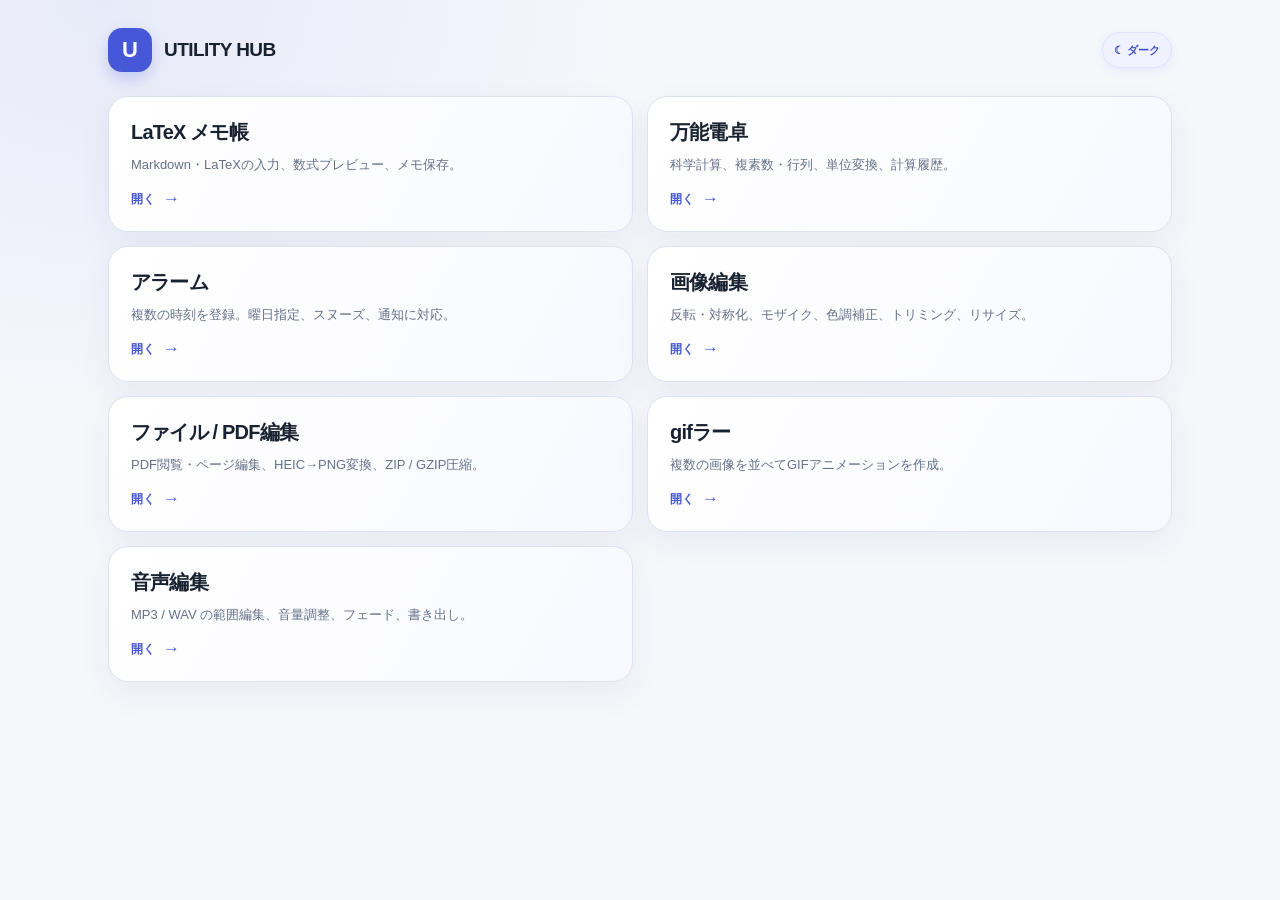
<file: index.html>
<!doctype html>
<html lang="ja">
<head>
  <meta charset="utf-8">
  <meta name="viewport" content="width=device-width, initial-scale=1">
  <meta name="theme-color" content="#f5f7fb">
  <title>UTILITY HUB</title>
  <meta name="description" content="LaTeXメモ帳、万能電卓、アラーム、画像編集、PDF編集、音声編集。 ">
  <style>
    :root {
      color-scheme: light;
      --ink: #182230;
      --muted: #657187;
      --line: #e1e7f0;
      --panel: #ffffff;
      --canvas: #f5f7fb;
      --accent: #4658d8;
      --accent-soft: #eef0ff;
      --shadow: 0 12px 34px rgba(28, 43, 77, 0.06);
    }
    * { box-sizing: border-box; }
    body {
      margin: 0;
      min-width: 320px;
      min-height: 100vh;
      color: var(--ink);
      background:
        radial-gradient(ellipse at 8% 0%, rgba(70, 88, 216, 0.08), transparent 34rem),
        var(--canvas);
      font-family: -apple-system, BlinkMacSystemFont, "Segoe UI", "Noto Sans JP",
        "Hiragino Kaku Gothic ProN", Meiryo, sans-serif;
    }
    a { color: inherit; }
    .shell { width: min(1120px, 100%); margin: 0 auto; padding: 34px 28px 28px; }
    .topbar { display: flex; align-items: center; justify-content: space-between; gap: 16px; margin-bottom: 62px; }
    .brand { display: flex; align-items: center; gap: 13px; min-width: 0; }
    .brand-mark {
      display: grid; width: 44px; height: 44px; flex: 0 0 44px; place-items: center;
      border-radius: 14px; background: var(--accent); color: #fff;
      box-shadow: 0 7px 15px rgba(70, 88, 216, 0.23); font-size: 22px; font-weight: 800;
    }
    .eyebrow { margin: 0 0 4px; color: var(--muted); font-size: 10px; font-weight: 800; letter-spacing: .16em; }
    .brand-name { margin: 0; font-size: 17px; font-weight: 800; letter-spacing: -.03em; }
    .top-note { color: var(--muted); font-size: 12px; }
    .hero { max-width: 760px; margin-bottom: 37px; }
    .hero-kicker {
      display: inline-flex; align-items: center; gap: 7px; padding: 6px 10px;
      border: 1px solid #dfe3ff; border-radius: 999px; background: #f0f2ff;
      color: #3e4dc0; font-size: 11px; font-weight: 750;
    }
    h1 { margin: 19px 0 12px; font-size: clamp(34px, 6vw, 55px); line-height: 1.15; letter-spacing: -.055em; }
    .hero p { margin: 0; color: var(--muted); font-size: 15px; line-height: 1.9; }
    .section-head { display: flex; align-items: end; justify-content: space-between; gap: 12px; margin: 0 0 15px; }
    h2 { margin: 0; font-size: 16px; font-weight: 800; }
    .section-caption { margin: 5px 0 0; color: var(--muted); font-size: 11px; }
    .tools-grid { display:grid; grid-template-columns:repeat(2,minmax(0,1fr)); gap:14px; }
    .featured {
      position: relative; display: grid; grid-template-columns: minmax(0, 1fr) auto;
      align-items: center; gap: 24px; min-height: 220px; padding: 30px;
      overflow: hidden; border: 1px solid #dce2f4; border-radius: 20px;
      background: linear-gradient(120deg, #fff 0%, #f8f9ff 100%); box-shadow: var(--shadow);
      text-decoration: none; transition: transform 150ms ease, box-shadow 150ms ease, border-color 150ms ease;
    }
    .featured:hover { transform: translateY(-2px); border-color: #b9c3f3; box-shadow: 0 16px 38px rgba(28,43,77,.10); }
    .featured-copy { position: relative; z-index: 1; min-width: 0; }
    .tool-label { color: var(--accent); font-size: 10px; font-weight: 800; letter-spacing: .12em; }
    .featured h3 { margin: 9px 0 8px; font-size: 25px; letter-spacing: -.04em; }
    .featured p { max-width: 590px; margin: 0; color: var(--muted); font-size: 13px; line-height: 1.8; }
    .chips { display: flex; flex-wrap: wrap; gap: 7px; margin-top: 17px; }
    .chip { padding: 5px 9px; border: 1px solid #e0e5f0; border-radius: 7px; background: #fff; color: #566177; font-size: 10px; font-weight: 650; }
    .tool-icon {
      display: grid; width: 112px; height: 112px; flex: 0 0 112px; place-items: center;
      border-radius: 25px; background: var(--accent-soft); color: var(--accent);
      font-family: Georgia, serif; font-size: 55px; font-weight: 700;
    }
    .open-label {
      display: inline-flex; align-items: center; gap: 8px; margin-top: 19px;
      color: var(--accent); font-size: 12px; font-weight: 800;
    }
    .open-arrow { font-size: 17px; transition: transform 150ms ease; }
    .featured:hover .open-arrow { transform: translateX(4px); }
    .coming-section { margin-top: 35px; }
    .coming-grid { display: grid; grid-template-columns: repeat(3, minmax(0, 1fr)); gap: 12px; }
    .coming-card {
      min-height: 112px; padding: 17px; border: 1px solid var(--line); border-radius: 13px;
      background: rgba(255,255,255,.7);
    }
    .coming-icon { display: inline-grid; width: 28px; height: 28px; place-items: center; margin-bottom: 10px; border-radius: 8px; background: #f0f2f7; color: #657187; font-size: 14px; }
    .coming-card h3 { margin: 0; font-size: 13px; }
    .coming-card p { margin: 5px 0 0; color: var(--muted); font-size: 11px; line-height: 1.6; }
    .status { display: inline-block; margin-left: 6px; color: #8b94a5; font-size: 9px; font-weight: 700; }
    footer { display: flex; justify-content: space-between; gap: 12px; margin-top: 48px; padding-top: 15px; border-top: 1px solid var(--line); color: #8a94a6; font-size: 10px; }
    @media (max-width: 650px) {
      .shell { padding: 23px 16px; }
      .topbar { margin-bottom: 43px; }
      .top-note { display: none; }
      .tools-grid { grid-template-columns:minmax(0,1fr); }
      .featured { grid-template-columns: minmax(0,1fr); padding: 23px; }
      .tool-icon { display: none; }
      .coming-grid { grid-template-columns: repeat(2, minmax(0,1fr)); }
    }
    @media (max-width: 390px) {
      .coming-grid { grid-template-columns: minmax(0,1fr); }
      footer { flex-direction: column; }
    }
  
    /* Minimal tool directory */
    .shell { padding-top: 28px; }
    .topbar { margin-bottom: 24px; }
    .brand { gap: 12px; }
    .brand .brand-name { font-size: 19px; }
    .tools-grid { grid-template-columns: repeat(2, minmax(0, 1fr)); gap: 14px; }
    .featured { display: block; min-height: 0; padding: 22px; }
    .featured-copy { min-height: 0; }
    .featured h3 { margin: 0 0 8px; font-size: 20px; }
    .featured p { line-height: 1.7; }
    .tool-label, .chips, .tool-icon { display: none !important; }
    .open-label { margin-top: 13px; }
    @media (max-width: 650px) { .tools-grid { grid-template-columns: minmax(0, 1fr); } }
  </style>
  <link rel="stylesheet" href="theme.css?v=20261122-contrastfix3">
  <script src="theme.js"></script>
</head>
<body>
  <main class="shell">
    <header class="topbar">
      <div class="brand">
        <div class="brand-mark" aria-hidden="true">U</div>
        <p class="brand-name">UTILITY HUB</p>
      </div>
    </header>
    <section aria-label="ツール">
      <div class="tools-grid">
        <a class="featured" href="latex-memo.html" aria-label="LaTeX メモ帳を開く">
          <div class="featured-copy">
            <h3>LaTeX メモ帳</h3>
            <p>Markdown・LaTeXの入力、数式プレビュー、メモ保存。</p>
            <span class="open-label">開く <span class="open-arrow" aria-hidden="true">→</span></span>
          </div>
        </a>
        <a class="featured" href="calculator.html" aria-label="万能電卓を開く">
          <div class="featured-copy">
            <h3>万能電卓</h3>
            <p>科学計算、複素数・行列、単位変換、計算履歴。</p>
            <span class="open-label">開く <span class="open-arrow" aria-hidden="true">→</span></span>
          </div>
        </a>
        <a class="featured" href="alarm.html" aria-label="アラームを開く">
          <div class="featured-copy">
            <h3>アラーム</h3>
            <p>複数の時刻を登録。曜日指定、スヌーズ、通知に対応。</p>
            <span class="open-label">開く <span class="open-arrow" aria-hidden="true">→</span></span>
          </div>
        </a>
        <a class="featured" href="image-editor.html" aria-label="画像編集を開く">
          <div class="featured-copy">
            <h3>画像編集</h3>
            <p>反転・対称化、モザイク、色調補正、トリミング、リサイズ。</p>
            <span class="open-label">開く <span class="open-arrow" aria-hidden="true">→</span></span>
          </div>
        </a>
        <a class="featured" href="file-editor.html" aria-label="ファイル・PDF編集を開く">
          <div class="featured-copy">
            <h3>ファイル / PDF編集</h3>
            <p>PDF閲覧・ページ編集、HEIC→PNG変換、ZIP / GZIP圧縮。</p>
            <span class="open-label">開く <span class="open-arrow" aria-hidden="true">→</span></span>
          </div>
        </a>
        <a class="featured" href="gif-maker.html" aria-label="gifラーを開く">
          <div class="featured-copy">
            <h3>gifラー</h3>
            <p>複数の画像を並べてGIFアニメーションを作成。</p>
            <span class="open-label">開く <span class="open-arrow" aria-hidden="true">→</span></span>
          </div>
        </a>
        <a class="featured" href="audio-editor.html" aria-label="音声編集を開く">
          <div class="featured-copy">
            <h3>音声編集</h3>
            <p>MP3 / WAV の範囲編集、音量調整、フェード、書き出し。</p>
            <span class="open-label">開く <span class="open-arrow" aria-hidden="true">→</span></span>
          </div>
        </a>
      </div>
    </section>
  </main>
</body>
</html>
</file>
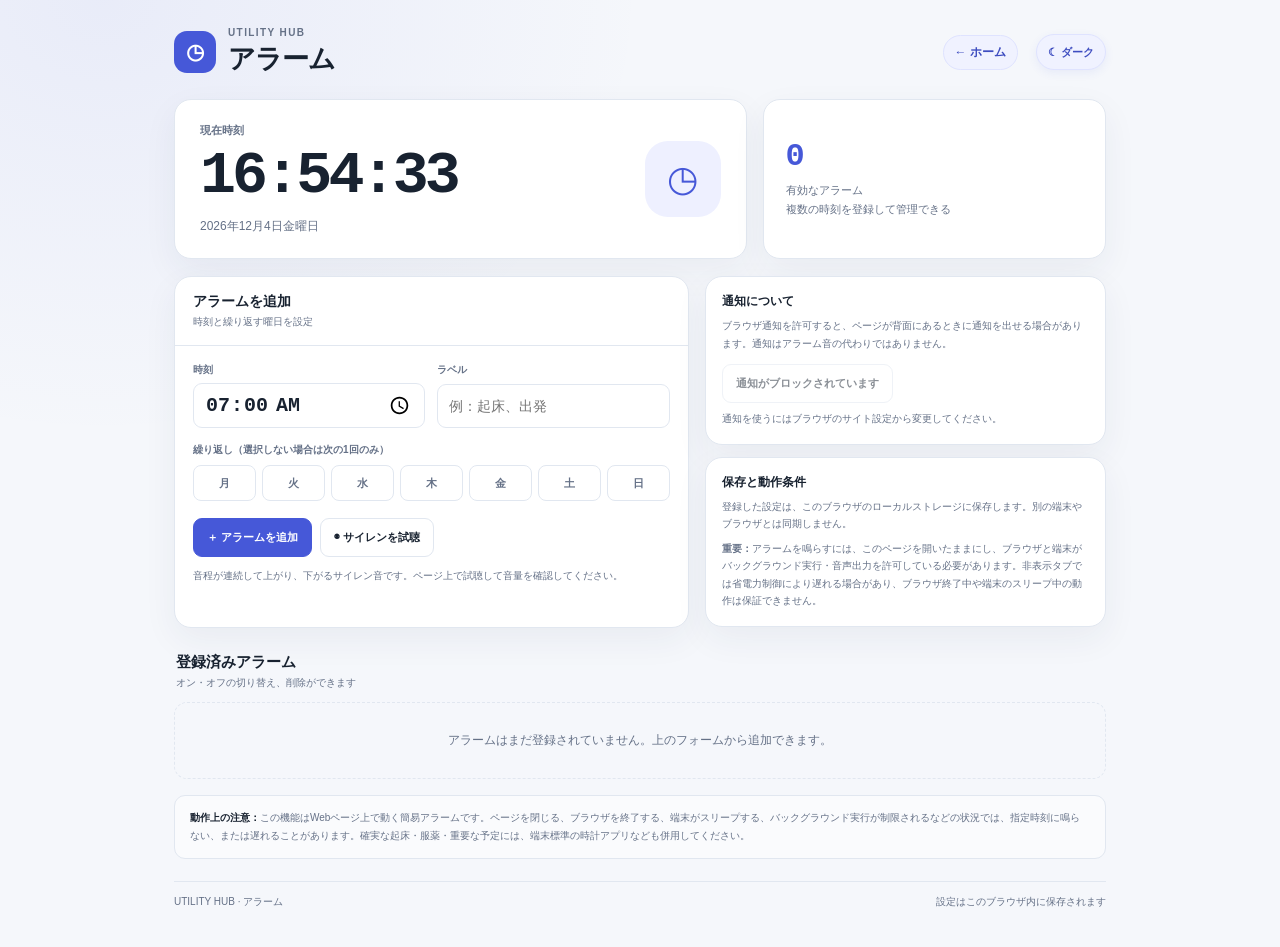
<file: alarm.html>
<!doctype html>
<html lang="ja">
<head>
  <meta charset="utf-8">
  <meta name="viewport" content="width=device-width, initial-scale=1">
  <meta name="theme-color" content="#f5f7fb">
  <title>UTILITY HUB | アラーム</title>
  <meta name="description" content="複数のアラームを登録し、曜日指定やスヌーズを設定できるブラウザアラームです。">
  <link rel="stylesheet" href="theme.css?v=20261124-alarm1">
  <script src="theme.js"></script>
  <style>
    :root {
      color-scheme: light;
      --ink: #182230;
      --muted: #657187;
      --line: #e1e7f0;
      --panel: #ffffff;
      --canvas: #f5f7fb;
      --accent: #4658d8;
      --accent-soft: #eef0ff;
      --shadow: 0 12px 34px rgba(28,43,77,.06);
    }
    * { box-sizing: border-box; }
    body {
      margin: 0; min-width: 320px; min-height: 100vh; color: var(--ink);
      background: radial-gradient(ellipse at 8% 0%, rgba(70,88,216,.07), transparent 34rem), var(--canvas);
      font-family: -apple-system, BlinkMacSystemFont, "Segoe UI", "Noto Sans JP", "Hiragino Kaku Gothic ProN", Meiryo, sans-serif;
    }
    button, input { font: inherit; }
    button { cursor: pointer; }
    .shell { width: min(980px,100%); margin: 0 auto; padding: 27px 24px 38px; }
    .topbar { display:flex; align-items:center; justify-content:space-between; gap:14px; margin-bottom:22px; }
    .brand { display:flex; align-items:center; gap:12px; min-width:0; }
    .brand-mark { display:grid; width:42px; height:42px; flex:0 0 42px; place-items:center; border-radius:13px; background:var(--accent); color:#fff; font-size:21px; font-weight:800; }
    .eyebrow { margin:0 0 3px; color:var(--muted); font-size:10px; font-weight:800; letter-spacing:.14em; }
    h1 { margin:0; font-size:clamp(20px,2.5vw,27px); font-weight:800; letter-spacing:-.04em; }
    .topbar-actions { display:flex; align-items:center; gap:8px; }
    .home-link { padding:8px 11px; border:1px solid #dfe3ff; border-radius:999px; background:#f0f2ff; color:#3e4dc0; font-size:12px; font-weight:700; text-decoration:none; white-space:nowrap; }
    .hero { display:grid; grid-template-columns:minmax(0,1.25fr) minmax(220px,.75fr); gap:16px; margin-bottom:17px; }
    .panel { min-width:0; border:1px solid var(--line); border-radius:17px; background:var(--panel); box-shadow:var(--shadow); overflow:hidden; }
    .clock-panel { display:flex; align-items:center; justify-content:space-between; gap:18px; padding:23px 25px; }
    .clock-label { color:var(--muted); font-size:11px; font-weight:750; }
    .clock { margin-top:4px; font:750 clamp(38px,7vw,60px)/1.15 ui-monospace,SFMono-Regular,Menlo,monospace; letter-spacing:-.065em; font-variant-numeric:tabular-nums; }
    .today { margin-top:7px; color:var(--muted); font-size:12px; }
    .clock-symbol { display:grid; width:76px; height:76px; flex:0 0 76px; place-items:center; border-radius:23px; background:var(--accent-soft); color:var(--accent); font-size:36px; }
    .summary-panel { display:flex; flex-direction:column; justify-content:center; padding:20px 22px; }
    .summary-number { font:800 32px/1.1 ui-monospace,SFMono-Regular,Menlo,monospace; color:var(--accent); }
    .summary-caption { margin-top:7px; color:var(--muted); font-size:11px; line-height:1.7; }
    .section-heading { display:flex; align-items:end; justify-content:space-between; gap:12px; margin:25px 2px 12px; }
    .section-heading h2 { margin:0; font-size:15px; font-weight:800; }
    .section-heading p { margin:4px 0 0; color:var(--muted); font-size:10px; }
    .alarm-layout { display:grid; grid-template-columns:minmax(0,1fr) minmax(270px,.78fr); align-items:start; gap:16px; }
    .panel-heading { padding:16px 18px; border-bottom:1px solid var(--line); }
    .panel-heading h2 { margin:0; font-size:14px; font-weight:800; }
    .panel-heading p { margin:4px 0 0; color:var(--muted); font-size:10px; }
    .panel-body { padding:17px 18px; }
    .form-grid { display:grid; grid-template-columns:1fr 1fr; gap:12px; }
    .field { display:grid; gap:6px; min-width:0; }
    .field label, .field-title { color:var(--muted); font-size:10px; font-weight:800; }
    .field input {
      width:100%; min-height:43px; padding:8px 11px; border:1px solid var(--line); border-radius:9px;
      outline:none; background:var(--panel); color:var(--ink); font-size:14px;
    }
    .field input:focus { border-color:var(--accent); box-shadow:0 0 0 3px rgba(70,88,216,.1); }
    input[type="time"] { font:700 20px ui-monospace,SFMono-Regular,Menlo,monospace; font-variant-numeric:tabular-nums; }
    .repeat-section { margin-top:15px; }
    .repeat-days { display:grid; grid-template-columns:repeat(7,minmax(0,1fr)); gap:6px; margin-top:8px; }
    .day-option { position:relative; display:block; }
    .day-option input { position:absolute; opacity:0; pointer-events:none; }
    .day-option span {
      display:grid; min-height:36px; place-items:center; border:1px solid var(--line); border-radius:8px;
      background:var(--panel); color:var(--muted); font-size:11px; font-weight:750; cursor:pointer;
    }
    .day-option input:checked + span { color:var(--accent); background:var(--accent-soft); border-color:#aeb8f3; }
    .day-option input:focus-visible + span { outline:3px solid rgba(130,146,255,.35); outline-offset:2px; }
    .form-actions { display:flex; flex-wrap:wrap; gap:8px; margin-top:17px; }
    .button { min-height:39px; padding:9px 13px; border:1px solid var(--line); border-radius:9px; background:var(--panel); color:var(--ink); font-size:11px; font-weight:750; }
    .button.primary { border-color:var(--accent); background:var(--accent); color:#fff; }
    .button:hover { filter:brightness(.97); }
    .button:disabled { cursor:not-allowed; opacity:.5; }
    .form-hint { margin:11px 0 0; color:var(--muted); font-size:10px; line-height:1.65; }
    .alarm-list { display:grid; gap:9px; }
    .alarm-empty { padding:27px 15px; border:1px dashed var(--line); border-radius:13px; color:var(--muted); text-align:center; font-size:12px; line-height:1.8; }
    .alarm-card { display:grid; grid-template-columns:minmax(0,1fr) auto; align-items:center; gap:12px; padding:14px 15px; border:1px solid var(--line); border-radius:13px; background:var(--panel); }
    .alarm-card.is-off { opacity:.62; }
    .alarm-time { font:750 27px/1.2 ui-monospace,SFMono-Regular,Menlo,monospace; letter-spacing:-.04em; font-variant-numeric:tabular-nums; }
    .alarm-label { overflow:hidden; margin-top:4px; color:var(--ink); font-size:12px; font-weight:750; text-overflow:ellipsis; white-space:nowrap; }
    .alarm-detail { margin-top:5px; color:var(--muted); font-size:10px; line-height:1.6; }
    .alarm-controls { display:flex; align-items:center; gap:7px; }
    .toggle-button { min-width:58px; padding:8px 10px; border:1px solid #c7ceef; border-radius:999px; background:var(--accent-soft); color:var(--accent); font-size:10px; font-weight:800; }
    .toggle-button[aria-pressed="false"] { border-color:var(--line); background:transparent; color:var(--muted); }
    .delete-button { width:32px; height:32px; border:1px solid var(--line); border-radius:8px; background:transparent; color:var(--muted); font-size:15px; }
    .side-stack { display:grid; gap:12px; }
    .side-card { padding:16px; }
    .side-card h3 { margin:0; font-size:12px; }
    .side-card p { margin:7px 0 0; color:var(--muted); font-size:10px; line-height:1.75; }
    .ring-panel { margin:0 0 16px; padding:17px; border:1px solid #e9a3a0; border-radius:14px; background:#fff4f2; color:#772b26; }
    .ring-panel[hidden] { display:none; }
    .ring-panel h2 { margin:0; font-size:15px; }
    .ring-panel p { margin:5px 0 12px; font-size:11px; }
    .ring-entry { display:flex; align-items:center; justify-content:space-between; gap:10px; padding:9px 0; border-top:1px solid rgba(160,60,50,.18); }
    .ring-entry strong { font-size:12px; }
    .ring-actions { display:flex; gap:6px; }
    .ring-actions button { padding:7px 9px; border:1px solid #d99b96; border-radius:8px; background:#fff; color:#772b26; font-size:10px; font-weight:800; }
    .ring-actions .snooze { background:#772b26; border-color:#772b26; color:#fff; }
    .notice { margin-top:16px; padding:13px 15px; border:1px solid var(--line); border-radius:11px; background:rgba(255,255,255,.55); color:var(--muted); font-size:10px; line-height:1.8; }
    .notice strong { color:var(--ink); }
    .status-line { min-height:17px; margin-top:8px; color:var(--muted); font-size:10px; }
    footer { display:flex; justify-content:space-between; flex-wrap:wrap; gap:8px 14px; margin-top:22px; padding-top:13px; border-top:1px solid var(--line); color:var(--muted); font-size:10px; }
    @media(max-width:760px) {
      .hero { grid-template-columns:1fr; }
      .summary-panel { min-height:95px; }
      .alarm-layout { grid-template-columns:1fr; }
    }
    @media(max-width:520px) {
      .shell { padding:19px 13px 28px; }
      .topbar { align-items:flex-start; }
      .brand-mark { width:38px; height:38px; flex-basis:38px; }
      .home-link { padding:7px 9px; font-size:10px; }
      .clock-panel { padding:19px; }
      .clock-symbol { width:58px; height:58px; flex-basis:58px; border-radius:18px; font-size:28px; }
      .panel-body { padding:14px; }
      .form-grid { grid-template-columns:1fr; }
      .alarm-time { font-size:24px; }
      .alarm-card { padding:12px; }
      .alarm-controls { gap:5px; }
      .toggle-button { min-width:52px; padding:7px 8px; }
    }
    @media(max-width:360px) {
      .topbar { flex-wrap:wrap; }
      .repeat-days { gap:3px; }
      .day-option span { min-height:33px; font-size:10px; }
      .ring-entry { align-items:flex-start; flex-direction:column; }
    }
    html[data-theme="dark"] body { background:var(--canvas) !important; }
    html[data-theme="dark"] .clock-panel,
    html[data-theme="dark"] .summary-panel,
    html[data-theme="dark"] .alarm-card,
    html[data-theme="dark"] .side-card { background:#172337 !important; border-color:var(--line) !important; color:var(--ink) !important; }
    html[data-theme="dark"] .clock,
    html[data-theme="dark"] .alarm-time,
    html[data-theme="dark"] .alarm-label,
    html[data-theme="dark"] .side-card h3 { color:var(--ink) !important; }
    html[data-theme="dark"] .clock-symbol { background:#2c3965 !important; color:#d7ddff !important; }
    html[data-theme="dark"] .day-option span,
    html[data-theme="dark"] .button,
    html[data-theme="dark"] .delete-button { background:#202d42; border-color:var(--line); color:var(--ink); }
    html[data-theme="dark"] .day-option input:checked + span { background:#2c3965; border-color:#5366a8; color:#e5e9ff; }
    html[data-theme="dark"] .button.primary { background:#5366df !important; border-color:#6878ef !important; color:#fff !important; }
    html[data-theme="dark"] .ring-panel { color:#ffd9d5; background:#38201f; border-color:#87514d; }
    html[data-theme="dark"] .ring-entry { border-color:#70433f; }
    html[data-theme="dark"] .ring-actions button { color:#ffd9d5; background:#4b2927; border-color:#87514d; }
    html[data-theme="dark"] .ring-actions .snooze { color:#fff; background:#a64d46; border-color:#a64d46; }
    html[data-theme="dark"] .notice { background:#172337; border-color:var(--line); }
    html[data-theme="dark"] .notice strong { color:var(--ink); }
  </style>
</head>
<body>
  <main class="shell">
    <header class="topbar">
      <div class="brand">
        <div class="brand-mark" aria-hidden="true">◷</div>
        <div>
          <p class="eyebrow">UTILITY HUB</p>
          <h1>アラーム</h1>
        </div>
      </div>
      <div class="topbar-actions">
        <a class="home-link" href="index.html">← ホーム</a>
      </div>
    </header>

    <section class="hero" aria-label="現在時刻とアラームの概要">
      <div class="panel clock-panel">
        <div>
          <div class="clock-label">現在時刻</div>
          <div class="clock" id="clock">--:--:--</div>
          <div class="today" id="today">日付を読み込み中</div>
        </div>
        <div class="clock-symbol" aria-hidden="true">◷</div>
      </div>
      <div class="panel summary-panel">
        <div class="summary-number" id="enabled-count">0</div>
        <div class="summary-caption">有効なアラーム<br>複数の時刻を登録して管理できる</div>
      </div>
    </section>

    <section class="ring-panel" id="ring-panel" aria-live="assertive" hidden>
      <h2>アラーム鳴動中</h2>
      <p>停止するか、5分後にもう一度知らせるか選択してください。</p>
      <div id="ring-list"></div>
    </section>

    <div class="alarm-layout">
      <section class="panel">
        <div class="panel-heading">
          <h2>アラームを追加</h2>
          <p>時刻と繰り返す曜日を設定</p>
        </div>
        <form class="panel-body" id="alarm-form">
          <div class="form-grid">
            <div class="field">
              <label for="alarm-time">時刻</label>
              <input id="alarm-time" type="time" value="07:00" required>
            </div>
            <div class="field">
              <label for="alarm-label">ラベル</label>
              <input id="alarm-label" type="text" maxlength="40" placeholder="例：起床、出発">
            </div>
          </div>
          <div class="repeat-section">
            <div class="field-title">繰り返し（選択しない場合は次の1回のみ）</div>
            <div class="repeat-days" role="group" aria-label="繰り返す曜日">
              <label class="day-option"><input type="checkbox" value="1"><span>月</span></label>
              <label class="day-option"><input type="checkbox" value="2"><span>火</span></label>
              <label class="day-option"><input type="checkbox" value="3"><span>水</span></label>
              <label class="day-option"><input type="checkbox" value="4"><span>木</span></label>
              <label class="day-option"><input type="checkbox" value="5"><span>金</span></label>
              <label class="day-option"><input type="checkbox" value="6"><span>土</span></label>
              <label class="day-option"><input type="checkbox" value="0"><span>日</span></label>
            </div>
          </div>
          <div class="form-actions">
            <button class="button primary" type="submit">＋ アラームを追加</button>
            <button class="button" type="button" id="test-sound">◉ サイレンを試聴</button>
          </div>
          <p class="form-hint">音程が連続して上がり、下がるサイレン音です。ページ上で試聴して音量を確認してください。</p>
          <div class="status-line" id="form-status" role="status"></div>
        </form>
      </section>

      <aside class="side-stack">
        <section class="panel side-card">
          <h3>通知について</h3>
          <p>ブラウザ通知を許可すると、ページが背面にあるときに通知を出せる場合があります。通知はアラーム音の代わりではありません。</p>
          <button class="button" type="button" id="notification-button" style="margin-top:12px">通知を許可する</button>
          <p id="notification-status" role="status"></p>
        </section>
        <section class="panel side-card">
          <h3>保存と動作条件</h3>
          <p>登録した設定は、このブラウザのローカルストレージに保存します。別の端末やブラウザとは同期しません。</p>
          <p><strong>重要：</strong>アラームを鳴らすには、このページを開いたままにし、ブラウザと端末がバックグラウンド実行・音声出力を許可している必要があります。非表示タブでは省電力制御により遅れる場合があり、ブラウザ終了中や端末のスリープ中の動作は保証できません。</p>
        </section>
      </aside>
    </div>

    <section>
      <div class="section-heading">
        <div>
          <h2>登録済みアラーム</h2>
          <p>オン・オフの切り替え、削除ができます</p>
        </div>
      </div>
      <div class="alarm-list" id="alarm-list">
        <div class="alarm-empty">アラームはまだ登録されていません。</div>
      </div>
    </section>

    <div class="notice">
      <strong>動作上の注意：</strong>この機能はWebページ上で動く簡易アラームです。ページを閉じる、ブラウザを終了する、端末がスリープする、バックグラウンド実行が制限されるなどの状況では、指定時刻に鳴らない、または遅れることがあります。確実な起床・服薬・重要な予定には、端末標準の時計アプリなども併用してください。
    </div>

    <footer>
      <span>UTILITY HUB · アラーム</span>
      <span>設定はこのブラウザ内に保存されます</span>
    </footer>
  </main>

  <script>
    (function () {
      "use strict";

      const STORAGE_KEY = "utility-hub-alarms-v1";
      const LATE_GRACE_MS = 2 * 60 * 1000;
      const SNOOZE_MS = 5 * 60 * 1000;
      const alarms = loadAlarms();
      const ringingIds = new Set();
      let audioContext = null;
      let buzzerTimer = null;
      let toneIndex = 0;

      const clockElement = document.getElementById("clock");
      const todayElement = document.getElementById("today");
      const countElement = document.getElementById("enabled-count");
      const alarmListElement = document.getElementById("alarm-list");
      const ringPanel = document.getElementById("ring-panel");
      const ringListElement = document.getElementById("ring-list");
      const statusElement = document.getElementById("form-status");

      function loadAlarms() {
        try {
          const value = JSON.parse(localStorage.getItem(STORAGE_KEY) || "[]");
          if (!Array.isArray(value)) return [];
          return value.filter(function (alarm) {
            return alarm && typeof alarm.id === "string" &&
              /^\d{2}:\d{2}$/.test(alarm.time) &&
              Array.isArray(alarm.days);
          }).map(function (alarm) {
            return {
              id: alarm.id,
              time: alarm.time,
              label: String(alarm.label || "アラーム").slice(0, 40),
              days: alarm.days.map(Number).filter(function (day) { return day >= 0 && day <= 6; }),
              enabled: Boolean(alarm.enabled),
              nextAt: alarm.nextAt === null || alarm.nextAt === undefined ? null : (Number.isFinite(Number(alarm.nextAt)) ? Number(alarm.nextAt) : null),
              snoozeUntil: alarm.snoozeUntil === null || alarm.snoozeUntil === undefined ? null : (Number.isFinite(Number(alarm.snoozeUntil)) ? Number(alarm.snoozeUntil) : null)
            };
          });
        } catch (error) {
          return [];
        }
      }

      function saveAlarms() {
        try {
          localStorage.setItem(STORAGE_KEY, JSON.stringify(alarms));
        } catch (error) {
          setStatus("保存できませんでした。ブラウザの保存容量やプライベート設定を確認してください。");
        }
      }

      function setStatus(message) {
        statusElement.textContent = message || "";
      }

      function nextOccurrence(time, days, afterTime) {
        const parts = time.split(":").map(Number);
        const hour = parts[0];
        const minute = parts[1];
        const base = new Date(afterTime);
        for (let offset = 0; offset <= 7; offset += 1) {
          const candidate = new Date(base);
          candidate.setDate(base.getDate() + offset);
          candidate.setHours(hour, minute, 0, 0);
          const dayAllowed = days.length === 0 || days.indexOf(candidate.getDay()) !== -1;
          if (dayAllowed && candidate.getTime() > afterTime) {
            return candidate.getTime();
          }
        }
        return null;
      }

      function updateClock() {
        const now = new Date();
        clockElement.textContent = now.toLocaleTimeString("ja-JP", {
          hour: "2-digit", minute: "2-digit", second: "2-digit", hour12: false
        });
        todayElement.textContent = now.toLocaleDateString("ja-JP", {
          year: "numeric", month: "long", day: "numeric", weekday: "long"
        });
      }

      function formatNext(timestamp) {
        if (!timestamp) return "次回時刻は未設定";
        return "次回 " + new Date(timestamp).toLocaleString("ja-JP", {
          month: "numeric", day: "numeric", weekday: "short",
          hour: "2-digit", minute: "2-digit", hour12: false
        });
      }

      function repeatText(days) {
        if (!days || days.length === 0) return "1回のみ";
        const labels = ["日", "月", "火", "水", "木", "金", "土"];
        return days.slice().sort(function (a, b) {
          return [1, 2, 3, 4, 5, 6, 0].indexOf(a) - [1, 2, 3, 4, 5, 6, 0].indexOf(b);
        }).map(function (day) { return labels[day]; }).join("・") + "曜日";
      }

      function makeElement(tag, className, text) {
        const element = document.createElement(tag);
        if (className) element.className = className;
        if (text !== undefined) element.textContent = text;
        return element;
      }

      function renderAlarms() {
        alarmListElement.textContent = "";
        const enabledCount = alarms.filter(function (alarm) { return alarm.enabled; }).length;
        countElement.textContent = String(enabledCount);

        if (alarms.length === 0) {
          alarmListElement.appendChild(makeElement("div", "alarm-empty",
            "アラームはまだ登録されていません。上のフォームから追加できます。"));
          return;
        }

        alarms.slice().sort(function (a, b) {
          return a.time.localeCompare(b.time);
        }).forEach(function (alarm) {
          const card = makeElement("article", "alarm-card" + (alarm.enabled ? "" : " is-off"));
          const info = makeElement("div", "alarm-info");
          info.appendChild(makeElement("div", "alarm-time", alarm.time));
          info.appendChild(makeElement("div", "alarm-label", alarm.label || "アラーム"));
          let detailText = repeatText(alarm.days);
          if (alarm.snoozeUntil) {
            detailText += " · スヌーズ " + formatNext(alarm.snoozeUntil).replace("次回 ", "");
          } else if (alarm.enabled) {
            detailText += " · " + formatNext(alarm.nextAt);
          }
          info.appendChild(makeElement("div", "alarm-detail", detailText));

          const controls = makeElement("div", "alarm-controls");
          const toggle = makeElement("button", "toggle-button", alarm.enabled ? "オン" : "オフ");
          toggle.type = "button";
          toggle.setAttribute("aria-pressed", String(alarm.enabled));
          toggle.setAttribute("aria-label", alarm.label + "を" + (alarm.enabled ? "オフ" : "オン") + "にする");
          toggle.addEventListener("click", function () {
            alarm.enabled = !alarm.enabled;
            alarm.snoozeUntil = null;
            ringingIds.delete(alarm.id);
            if (alarm.enabled) {
              alarm.nextAt = nextOccurrence(alarm.time, alarm.days, Date.now());
              unlockAudio();
            } else {
              alarm.nextAt = null;
            }
            stopBuzzerIfIdle();
            saveAlarms();
            renderAlarms();
            renderRinging();
          });

          const remove = makeElement("button", "delete-button", "×");
          remove.type = "button";
          remove.setAttribute("aria-label", alarm.label + "を削除");
          remove.addEventListener("click", function () {
            const index = alarms.findIndex(function (item) { return item.id === alarm.id; });
            if (index !== -1) alarms.splice(index, 1);
            ringingIds.delete(alarm.id);
            stopBuzzerIfIdle();
            saveAlarms();
            renderAlarms();
            renderRinging();
          });
          controls.append(toggle, remove);
          card.append(info, controls);
          alarmListElement.appendChild(card);
        });
      }

      function renderRinging() {
        ringListElement.textContent = "";
        const active = alarms.filter(function (alarm) { return ringingIds.has(alarm.id); });
        ringPanel.hidden = active.length === 0;
        active.forEach(function (alarm) {
          const row = makeElement("div", "ring-entry");
          row.appendChild(makeElement("strong", "", alarm.time + " · " + alarm.label));
          const actions = makeElement("div", "ring-actions");
          const snooze = makeElement("button", "snooze", "5分スヌーズ");
          snooze.type = "button";
          snooze.addEventListener("click", function () {
            alarm.snoozeUntil = Date.now() + SNOOZE_MS;
            ringingIds.delete(alarm.id);
            stopBuzzerIfIdle();
            saveAlarms();
            renderAlarms();
            renderRinging();
          });
          const dismiss = makeElement("button", "", "停止");
          dismiss.type = "button";
          dismiss.addEventListener("click", function () {
            ringingIds.delete(alarm.id);
            alarm.snoozeUntil = null;
            stopBuzzerIfIdle();
            saveAlarms();
            renderAlarms();
            renderRinging();
          });
          actions.append(snooze, dismiss);
          row.appendChild(actions);
          ringListElement.appendChild(row);
        });
      }

      function unlockAudio() {
        const AudioContextClass = window.AudioContext || window.webkitAudioContext;
        if (!AudioContextClass) return;
        try {
          if (!audioContext) audioContext = new AudioContextClass();
          if (audioContext.state === "suspended") audioContext.resume().catch(function () {});
        } catch (error) {
          // Audio can be unavailable in some browser configurations.
        }
      }

      let sirenOscillators = [];
      let sirenGainNodes = [];
      let sirenNextStart = 0;
      let previewStopTimer = null;

      function scheduleSirenSweep(startAt) {
        if (!audioContext || sirenOscillators.length === 0) return;
        const start = Math.max(startAt, audioContext.currentTime + 0.025);
        const end = start + 1.9;

        sirenOscillators.forEach(function (oscillator, index) {
          const low = index === 0 ? 620 : 310;
          const high = index === 0 ? 1080 : 540;
          const frequency = oscillator.frequency;
          frequency.cancelScheduledValues(start);
          frequency.setValueAtTime(low, start);
          frequency.linearRampToValueAtTime(high, start + 0.95);
          frequency.linearRampToValueAtTime(low, end);
        });
        sirenNextStart = end;
      }

      function startBuzzer() {
        if (buzzerTimer || sirenOscillators.length > 0) return;
        unlockAudio();
        if (!audioContext) return;

        const beginSiren = function () {
          if (buzzerTimer || sirenOscillators.length > 0 ||
              !audioContext || audioContext.state !== "running") return;

          try {
            const now = audioContext.currentTime;
            const mainOscillator = audioContext.createOscillator();
            const mainGain = audioContext.createGain();
            mainOscillator.type = "triangle";
            mainGain.gain.setValueAtTime(0.19, now);
            mainOscillator.connect(mainGain);
            mainGain.connect(audioContext.destination);
            mainOscillator.start(now);

            const bodyOscillator = audioContext.createOscillator();
            const bodyGain = audioContext.createGain();
            bodyOscillator.type = "sine";
            bodyGain.gain.setValueAtTime(0.055, now);
            bodyOscillator.connect(bodyGain);
            bodyGain.connect(audioContext.destination);
            bodyOscillator.start(now);

            sirenOscillators = [mainOscillator, bodyOscillator];
            sirenGainNodes = [mainGain, bodyGain];
            scheduleSirenSweep(now + 0.04);

            // Schedule each next sweep slightly ahead for a seamless repeating wail.
            buzzerTimer = window.setInterval(function () {
              scheduleSirenSweep(sirenNextStart);
            }, 1700);
          } catch (error) {
            sirenOscillators = [];
            sirenGainNodes = [];
          }
        };

        if (audioContext.state === "suspended") {
          audioContext.resume().then(beginSiren).catch(function () {});
        } else {
          beginSiren();
        }
      }

      function stopSiren() {
        if (buzzerTimer) {
          window.clearInterval(buzzerTimer);
          buzzerTimer = null;
        }
        if (previewStopTimer) {
          window.clearTimeout(previewStopTimer);
          previewStopTimer = null;
        }
        const now = audioContext ? audioContext.currentTime : 0;
        sirenGainNodes.forEach(function (gain) {
          try {
            gain.gain.cancelScheduledValues(now);
            gain.gain.setTargetAtTime(0.0001, now, 0.035);
          } catch (error) {}
        });
        sirenOscillators.forEach(function (oscillator) {
          try {
            oscillator.stop(now + 0.16);
          } catch (error) {}
        });
        sirenOscillators = [];
        sirenGainNodes = [];
        sirenNextStart = 0;
      }

      function stopBuzzerIfIdle() {
        if (ringingIds.size === 0 && (buzzerTimer || sirenOscillators.length > 0 || previewStopTimer)) {
          stopSiren();
        }
      }

      function announceAlarm(alarm) {
        startBuzzer();
        if ("Notification" in window && Notification.permission === "granted") {
          try {
            new Notification("アラーム", {
              body: alarm.time + " · " + alarm.label,
              tag: "utility-hub-alarm-" + alarm.id
            });
          } catch (error) {
            // Notifications are optional; the in-page alarm remains available.
          }
        }
      }

      function checkAlarms() {
        const now = Date.now();
        let changed = false;
        alarms.forEach(function (alarm) {
          if (alarm.snoozeUntil && now >= alarm.snoozeUntil) {
            alarm.snoozeUntil = null;
            ringingIds.add(alarm.id);
            announceAlarm(alarm);
            changed = true;
            return;
          }
          if (!alarm.enabled || !alarm.nextAt || now < alarm.nextAt) return;

          const lateness = now - alarm.nextAt;
          if (lateness <= LATE_GRACE_MS) {
            ringingIds.add(alarm.id);
            announceAlarm(alarm);
          }
          if (alarm.days.length > 0) {
            alarm.nextAt = nextOccurrence(alarm.time, alarm.days, now);
          } else {
            alarm.enabled = false;
            alarm.nextAt = null;
          }
          changed = true;
        });
        if (changed) {
          saveAlarms();
          renderAlarms();
          renderRinging();
        }
      }

      document.getElementById("alarm-form").addEventListener("submit", function (event) {
        event.preventDefault();
        const time = document.getElementById("alarm-time").value;
        const label = document.getElementById("alarm-label").value.trim() || "アラーム";
        const days = Array.from(document.querySelectorAll(".repeat-days input:checked"))
          .map(function (input) { return Number(input.value); });
        if (!/^\d{2}:\d{2}$/.test(time)) {
          setStatus("時刻を入力してください。");
          return;
        }
        const alarm = {
          id: String(Date.now()) + "-" + Math.random().toString(36).slice(2, 8),
          time: time,
          label: label,
          days: days,
          enabled: true,
          nextAt: nextOccurrence(time, days, Date.now()),
          snoozeUntil: null
        };
        alarms.push(alarm);
        unlockAudio();
        saveAlarms();
        renderAlarms();
        setStatus("「" + label + "」を登録しました。");
        document.getElementById("alarm-label").value = "";
      });

      document.getElementById("test-sound").addEventListener("click", function () {
        unlockAudio();
        if (!audioContext) {
          setStatus("このブラウザでは音声を再生できません。");
          return;
        }

        const runPreview = function () {
          if (audioContext.state !== "running") {
            setStatus("音声を開始できませんでした。ブラウザの音声設定を確認してください。");
            return;
          }
          startBuzzer();
          if (previewStopTimer) window.clearTimeout(previewStopTimer);
          previewStopTimer = window.setTimeout(function () {
            previewStopTimer = null;
            if (ringingIds.size === 0) stopSiren();
          }, 5700);
          setStatus("上下にうなるサイレン音を約6秒間試聴しています。音量は端末側で調整してください。");
        };

        if (audioContext.state === "suspended") {
          audioContext.resume().then(runPreview).catch(function () {
            setStatus("音声を開始できませんでした。もう一度ボタンを押してください。");
          });
        } else {
          runPreview();
        }
      });

      document.getElementById("notification-button").addEventListener("click", function () {
        const status = document.getElementById("notification-status");
        if (!("Notification" in window)) {
          status.textContent = "このブラウザは通知に対応していません。";
          return;
        }
        Notification.requestPermission().then(function (permission) {
          status.textContent = permission === "granted"
            ? "通知が許可されました。"
            : "通知は許可されませんでした。";
          updateNotificationButton();
        }).catch(function () {
          status.textContent = "通知の許可を取得できませんでした。";
        });
      });

      function updateNotificationButton() {
        const button = document.getElementById("notification-button");
        const status = document.getElementById("notification-status");
        if (!("Notification" in window)) {
          button.textContent = "通知に非対応";
          button.disabled = true;
          status.textContent = "ブラウザ通知は利用できません。";
        } else if (Notification.permission === "granted") {
          button.textContent = "通知は許可済み";
          button.disabled = true;
          status.textContent = "アラーム時に通知を表示します。";
        } else if (Notification.permission === "denied") {
          button.textContent = "通知がブロックされています";
          button.disabled = true;
          status.textContent = "通知を使うにはブラウザのサイト設定から変更してください。";
        }
      }

      function recoverMissedAlarms() {
        const now = Date.now();
        let changed = false;
        alarms.forEach(function (alarm) {
          if (alarm.snoozeUntil && alarm.snoozeUntil <= now) {
            if (now - alarm.snoozeUntil <= LATE_GRACE_MS) {
              ringingIds.add(alarm.id);
              announceAlarm(alarm);
            }
            alarm.snoozeUntil = null;
            changed = true;
          }
          if (alarm.enabled && alarm.nextAt && alarm.nextAt <= now) {
            if (now - alarm.nextAt <= LATE_GRACE_MS) {
              ringingIds.add(alarm.id);
              announceAlarm(alarm);
            }
            if (alarm.days.length > 0) {
              alarm.nextAt = nextOccurrence(alarm.time, alarm.days, now);
            } else {
              alarm.enabled = false;
              alarm.nextAt = null;
            }
            changed = true;
          }
        });
        if (changed) saveAlarms();
      }

      updateClock();
      window.setInterval(updateClock, 1000);
      alarms.forEach(function (alarm) {
        if (alarm.enabled && !alarm.nextAt) {
          alarm.nextAt = nextOccurrence(alarm.time, alarm.days, Date.now());
        }
      });
      recoverMissedAlarms();
      renderAlarms();
      renderRinging();
      updateNotificationButton();
      window.setInterval(checkAlarms, 1000);
      document.addEventListener("visibilitychange", function () {
        if (!document.hidden) checkAlarms();
      });
      window.addEventListener("pagehide", function () {
        stopSiren();
      });
      saveAlarms();
    })();
  </script>
</body>
</html>
</file>
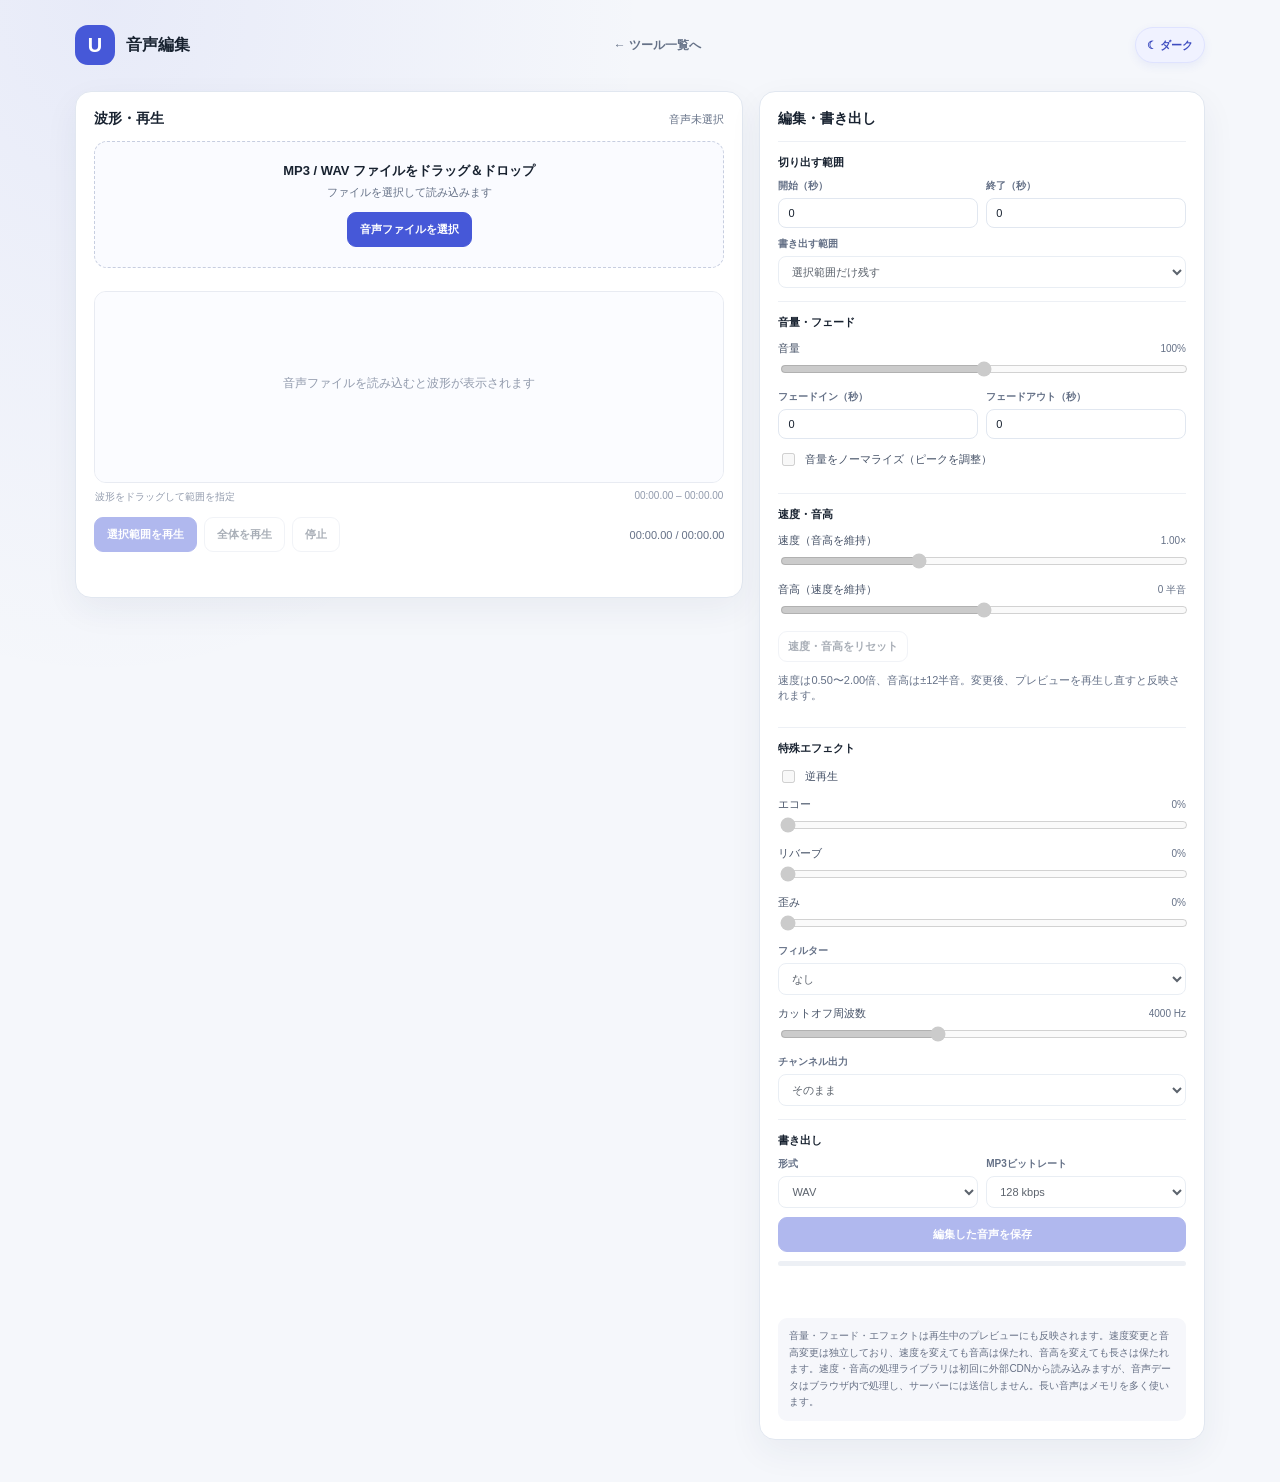
<file: audio-editor.html>
<!doctype html>
<html lang="ja">
<head>
<meta charset="utf-8">
<meta name="viewport" content="width=device-width, initial-scale=1">
<meta name="theme-color" content="#f5f7fb">
<title>音声編集 | UTILITY HUB</title>
<style>
:root{color-scheme:light;--ink:#182230;--muted:#657187;--line:#e1e7f0;--panel:#fff;--canvas:#f5f7fb;--accent:#4658d8;--soft:#eef0ff;--shadow:0 12px 34px rgba(28,43,77,.06)}
*{box-sizing:border-box}body{margin:0;min-width:320px;background:radial-gradient(ellipse at 8% 0%,rgba(70,88,216,.08),transparent 34rem),var(--canvas);color:var(--ink);font-family:-apple-system,BlinkMacSystemFont,"Segoe UI","Noto Sans JP","Hiragino Kaku Gothic ProN",Meiryo,sans-serif}
button,input,select{font:inherit}a{color:inherit;text-decoration:none}.shell{width:min(1180px,100%);margin:auto;padding:25px 25px 42px}.topbar{display:flex;align-items:center;justify-content:space-between;gap:14px;margin-bottom:26px}.brand{display:flex;align-items:center;gap:11px}.mark{display:grid;place-items:center;width:40px;height:40px;border-radius:13px;background:var(--accent);color:#fff;font-weight:900;font-size:20px}.brand-name{font-size:16px;font-weight:850;margin:0}.back{font-size:12px;color:var(--muted);font-weight:700}.back:hover{color:var(--accent)}
.layout{display:grid;grid-template-columns:minmax(0,1.2fr) minmax(310px,.8fr);gap:16px;align-items:start}.panel{background:var(--panel);border:1px solid var(--line);border-radius:16px;box-shadow:var(--shadow);padding:18px;min-width:0}.panel-head{display:flex;align-items:center;justify-content:space-between;gap:10px;margin-bottom:13px}.panel h2{font-size:14px;margin:0}.sub{color:var(--muted);font-size:11px}
.drop{border:1.5px dashed #c7cee0;border-radius:13px;padding:20px;text-align:center;background:#fafbff;transition:.15s}.drop.drag{background:#eef0ff;border-color:var(--accent)}.drop strong{display:block;font-size:13px;margin-bottom:5px}.drop p{font-size:11px;color:var(--muted);margin:0 0 12px}.file-input{display:none}
.btn{appearance:none;border:1px solid #dfe4ee;border-radius:9px;background:#fff;color:#334155;padding:9px 12px;font-size:11px;font-weight:750;cursor:pointer;transition:.12s}.btn:hover{border-color:#b7c1ec;background:#f7f8ff}.btn.primary{background:var(--accent);border-color:var(--accent);color:#fff}.btn.primary:hover{background:#3848c4}.btn:disabled{opacity:.42;cursor:not-allowed}.btn.small{padding:7px 9px}.actions{display:flex;gap:7px;flex-wrap:wrap}.actions.center{justify-content:center}
.file-meta{display:flex;flex-wrap:wrap;gap:8px 14px;margin:13px 0 10px;color:var(--muted);font-size:10px}.file-meta strong{color:var(--ink);font-weight:750}
.wave-wrap{position:relative;border:1px solid #e8ebf2;border-radius:12px;background:#fbfcff;overflow:hidden}.wave-wrap canvas{display:block;width:100%;height:190px;touch-action:none;cursor:crosshair}.wave-legend{display:flex;justify-content:space-between;gap:10px;margin:7px 1px 0;color:#929bad;font-size:10px}
.playbar{display:flex;align-items:center;gap:7px;flex-wrap:wrap;margin-top:13px}.playtime{margin-left:auto;color:var(--muted);font-size:11px;font-variant-numeric:tabular-nums}
.group{padding:13px 0;border-top:1px solid #edf0f5}.group:first-of-type{border-top:0;padding-top:0}.group-title{font-size:11px;font-weight:850;margin-bottom:9px}.field{display:flex;flex-direction:column;gap:5px;min-width:0}.field label{font-size:10px;color:var(--muted);font-weight:700}.field input,.field select{width:100%;min-width:0;border:1px solid var(--line);border-radius:8px;padding:8px 9px;color:var(--ink);background:#fff;font-size:11px}.field-row{display:grid;grid-template-columns:1fr 1fr;gap:8px;margin:9px 0}.range-row{display:grid;grid-template-columns:1fr 54px;align-items:center;gap:9px;margin:11px 0}.range-row label{font-size:11px;color:#465267}.range-row input{grid-column:1/-1;width:100%;accent-color:var(--accent);margin-top:-4px}.range-row output{text-align:right;font-size:10px;color:var(--muted);font-variant-numeric:tabular-nums}.checkline{display:flex;align-items:center;gap:7px;color:#465267;font-size:11px;margin:11px 0}.checkline input{accent-color:var(--accent)}.notice{margin-top:12px;padding:10px 11px;border-radius:9px;background:#f6f7fb;color:#667085;font-size:10px;line-height:1.65}.status{min-height:18px;color:var(--muted);font-size:10px;line-height:1.6;margin-top:9px}.progress{height:5px;background:#edf0f5;border-radius:10px;overflow:hidden;margin-top:9px}.progress span{display:block;width:0;height:100%;background:var(--accent);transition:width .12s}
@media(max-width:850px){.layout{grid-template-columns:1fr}}@media(max-width:520px){.shell{padding:18px 13px 30px}.panel{padding:14px}.topbar{margin-bottom:20px}.field-row{grid-template-columns:1fr 1fr}.playtime{width:100%;margin:2px 0 0}}
</style>
  <link rel="stylesheet" href="theme.css?v=20261122-contrastfix3">
  <script src="theme.js"></script>
</head>
<body>
<main class="shell">
<header class="topbar"><a class="brand" href="index.html"><span class="mark">U</span><span><p class="brand-name">音声編集</p></span></a><a class="back" href="index.html">← ツール一覧へ</a></header>
<div class="layout">
<section class="panel">
 <div class="panel-head"><h2>波形・再生</h2><span class="sub" id="file-label">音声未選択</span></div>
 <div class="drop" id="drop-area"><strong>MP3 / WAV ファイルをドラッグ＆ドロップ</strong><p>ファイルを選択して読み込みます</p><div class="actions center"><button class="btn primary" id="choose-btn" type="button">音声ファイルを選択</button></div><input class="file-input" id="audio-file" type="file" accept=".mp3,.wav,audio/mpeg,audio/wav,audio/x-wav"></div>
 <div class="file-meta" id="audio-meta"></div>
 <div class="wave-wrap"><canvas id="waveform" aria-label="音声波形。ドラッグして範囲を選択"></canvas></div>
 <div class="wave-legend"><span>波形をドラッグして範囲を指定</span><span id="selection-label">00:00.00 – 00:00.00</span></div>
 <div class="playbar"><button class="btn primary" id="play-selection" disabled>選択範囲を再生</button><button class="btn" id="play-all" disabled>全体を再生</button><button class="btn" id="stop-play" disabled>停止</button><span class="playtime" id="play-time">00:00.00 / 00:00.00</span></div>
 <div class="status" id="status" role="status" aria-live="polite"></div>
</section>
<aside class="panel">
 <div class="panel-head"><h2>編集・書き出し</h2></div>
 <div class="group">
  <div class="group-title">切り出す範囲</div>
  <div class="field-row"><div class="field"><label for="start-time">開始（秒）</label><input id="start-time" type="number" min="0" step="0.01" value="0" disabled></div><div class="field"><label for="end-time">終了（秒）</label><input id="end-time" type="number" min="0" step="0.01" value="0" disabled></div></div>
  <div class="field"><label for="export-mode">書き出す範囲</label><select id="export-mode" disabled><option value="selection">選択範囲だけ残す</option><option value="remove">選択範囲を削除する</option><option value="full">音声全体</option></select></div>
 </div>
 <div class="group">
  <div class="group-title">音量・フェード</div>
  <div class="range-row"><label for="volume">音量</label><output id="volume-out">100%</output><input id="volume" type="range" min="0" max="200" value="100" step="1" disabled></div>
  <div class="field-row"><div class="field"><label for="fade-in">フェードイン（秒）</label><input id="fade-in" type="number" min="0" max="30" step="0.1" value="0" disabled></div><div class="field"><label for="fade-out">フェードアウト（秒）</label><input id="fade-out" type="number" min="0" max="30" step="0.1" value="0" disabled></div></div>
  <label class="checkline"><input type="checkbox" id="normalize" disabled> 音量をノーマライズ（ピークを調整）</label>
 </div>
 <div class="group">
  <div class="group-title">速度・音高</div>
  <div class="range-row"><label for="speed">速度（音高を維持）</label><output id="speed-out">1.00×</output><input id="speed" type="range" min="50" max="200" value="100" step="5" disabled></div>
  <div class="range-row"><label for="pitch">音高（速度を維持）</label><output id="pitch-out">+0 semitone</output><input id="pitch" type="range" min="-12" max="12" value="0" step="1" disabled></div>
  <button class="btn small" id="reset-rate-pitch" type="button" disabled>速度・音高をリセット</button>
  <p class="sub">速度は0.50〜2.00倍、音高は±12半音。変更後、プレビューを再生し直すと反映されます。</p>
 </div>
 <div class="group">
  <div class="group-title">特殊エフェクト</div>
  <label class="checkline"><input type="checkbox" id="reverse" disabled> 逆再生</label>
  <div class="range-row"><label for="echo">エコー</label><output id="echo-out">0%</output><input id="echo" type="range" min="0" max="60" value="0" step="1" disabled></div>
  <div class="range-row"><label for="reverb">リバーブ</label><output id="reverb-out">0%</output><input id="reverb" type="range" min="0" max="60" value="0" step="1" disabled></div>
  <div class="range-row"><label for="distortion">歪み</label><output id="distortion-out">0%</output><input id="distortion" type="range" min="0" max="100" value="0" step="1" disabled></div>
  <div class="field"><label for="filter-type">フィルター</label><select id="filter-type" disabled><option value="none">なし</option><option value="lowpass">ローパス（高音を抑える）</option><option value="highpass">ハイパス（低音を抑える）</option></select></div>
  <div class="range-row"><label for="filter-frequency">カットオフ周波数</label><output id="filter-frequency-out">4000 Hz</output><input id="filter-frequency" type="range" min="300" max="10000" value="4000" step="100" disabled></div>
  <div class="field" style="margin-top:10px"><label for="channel-mode">チャンネル出力</label><select id="channel-mode" disabled><option value="stereo">そのまま</option><option value="mono">モノラルにミックス</option><option value="left">左チャンネルのみ</option><option value="right">右チャンネルのみ</option></select></div>
 </div>
 <div class="group">
  <div class="group-title">書き出し</div>
  <div class="field-row"><div class="field"><label for="output-format">形式</label><select id="output-format" disabled><option value="wav">WAV</option><option value="mp3">MP3</option></select></div><div class="field"><label for="bitrate">MP3ビットレート</label><select id="bitrate" disabled><option value="96">96 kbps</option><option value="128" selected>128 kbps</option><option value="192">192 kbps</option><option value="256">256 kbps</option><option value="320">320 kbps</option></select></div></div>
  <button class="btn primary" id="export-btn" style="width:100%" disabled>編集した音声を保存</button>
  <div class="progress"><span id="export-progress"></span></div>
  <div class="status" id="export-status" role="status" aria-live="polite"></div>
 </div>
 <div class="notice">音量・フェード・エフェクトは再生中のプレビューにも反映されます。速度変更と音高変更は独立しており、速度を変えても音高は保たれ、音高を変えても長さは保たれます。速度・音高の処理ライブラリは初回に外部CDNから読み込みますが、音声データはブラウザ内で処理し、サーバーには送信しません。長い音声はメモリを多く使います。</div>
</aside>
</div>
</main>
<script>
(function(){
"use strict";
var $=function(id){return document.getElementById(id);};
var audioContext=null,audioBuffer=null,reverseBuffer=null,currentFile=null,sourceNode=null,previewNodes=null,playStartAt=0,playOffset=0,playDuration=0,previewTailDuration=0,playSelectionStart=0,playSelectionEnd=0,playReverse=false,playSpeed=1,rafId=0,isPlaying=false,previewBusy=false,previewToken=0,lastPlaySelectionOnly=true,dragStart=null,dragEnd=null,busy=false,dspModules=null,dspLoading=null;
var canvas=$("waveform"),ctx=canvas.getContext("2d");
var setStatus=function(message){$("status").textContent=message;};
var setExportStatus=function(message){$("export-status").textContent=message;};
function formatTime(seconds){if(!Number.isFinite(seconds)||seconds<0)seconds=0;var m=Math.floor(seconds/60),s=seconds-m*60;return String(m).padStart(2,"0")+":"+s.toFixed(2).padStart(5,"0");}
function baseName(name){return (name||"audio").replace(/\.[^.]+$/,"").replace(/[\\/:*?"<>|]/g,"_").slice(0,100)||"audio";}
function downloadBlob(blob,name){var url=URL.createObjectURL(blob),a=document.createElement("a");a.href=url;a.download=name;document.body.appendChild(a);a.click();a.remove();setTimeout(function(){URL.revokeObjectURL(url);},2000);}
function setControls(on){["start-time","end-time","export-mode","volume","fade-in","fade-out","normalize","speed","pitch","reset-rate-pitch","reverse","echo","reverb","distortion","filter-type","filter-frequency","channel-mode","output-format","bitrate","export-btn","play-selection","play-all"].forEach(function(id){$(id).disabled=!on;});$("bitrate").disabled=!on||$("output-format").value!=="mp3";$("filter-frequency").disabled=!on||$("filter-type").value==="none";$("stop-play").disabled=!on||(!isPlaying&&!previewBusy);}
function resizeCanvas(){var rect=canvas.getBoundingClientRect(),ratio=Math.min(window.devicePixelRatio||1,2);if(!rect.width)return;canvas.width=Math.round(rect.width*ratio);canvas.height=Math.round(190*ratio);drawWaveform();}
function getSelection(){if(!audioBuffer)return {start:0,end:0};var start=Math.max(0,Math.min(audioBuffer.duration,Number($("start-time").value)||0));var end=Math.max(0,Math.min(audioBuffer.duration,Number($("end-time").value)||0));if(end<=start)end=Math.min(audioBuffer.duration,start+0.05);return {start:start,end:end};}
function setSelection(start,end){if(!audioBuffer)return;var duration=audioBuffer.duration;start=Math.max(0,Math.min(duration,start));end=Math.max(0,Math.min(duration,end));if(end-start<0.02){if(start+0.02<=duration)end=start+0.02;else start=Math.max(0,end-0.02);} $("start-time").value=start.toFixed(2);$("end-time").value=end.toFixed(2);$("selection-label").textContent=formatTime(start)+" – "+formatTime(end);drawWaveform();}
function drawWaveform(cursorTime){
 var rect=canvas.getBoundingClientRect(),ratio=Math.min(window.devicePixelRatio||1,2),width=canvas.width,height=canvas.height;
 if(!width||!height)return;
 var isDark=document.documentElement.getAttribute("data-theme")==="dark";
 ctx.clearRect(0,0,width,height);
 ctx.fillStyle=isDark?"#111c2b":"#fbfcff";ctx.fillRect(0,0,width,height);
 var mid=height/2,sel=audioBuffer?getSelection():{start:0,end:0};
 if(audioBuffer){
  var x1=sel.start/audioBuffer.duration*width,x2=sel.end/audioBuffer.duration*width;
  ctx.fillStyle=isDark?"rgba(139,157,255,.18)":"rgba(70,88,216,.10)";ctx.fillRect(x1,0,Math.max(1,x2-x1),height);
  var channels=audioBuffer.numberOfChannels,length=audioBuffer.length;
  ctx.fillStyle=isDark?"#aeb9ff":"#6877df";
  for(var x=0;x<width;x++){
   var first=Math.floor(x/width*length),last=Math.max(first+1,Math.floor((x+1)/width*length)),step=Math.max(1,Math.floor((last-first)/24)),min=1,max=-1;
   for(var i=first;i<last;i+=step){var value=0;for(var c=0;c<channels;c++)value+=audioBuffer.getChannelData(c)[i]||0;value/=channels;if(value<min)min=value;if(value>max)max=value;}
   var y=(max-min)*mid,top=mid-max*mid;ctx.fillRect(x,top,Math.max(1,ratio),Math.max(1,y));
  }
  ctx.strokeStyle=isDark?"rgba(174,185,255,.9)":"rgba(70,88,216,.85)";ctx.lineWidth=Math.max(1,ratio);ctx.strokeRect(x1,0,Math.max(1,x2-x1),height);
  if(Number.isFinite(cursorTime)){var cx=cursorTime/audioBuffer.duration*width;ctx.strokeStyle="#f07171";ctx.lineWidth=2*ratio;ctx.beginPath();ctx.moveTo(cx,0);ctx.lineTo(cx,height);ctx.stroke();}
  ctx.fillStyle=isDark?"#a6b2c5":"#7b8798";ctx.font=(10*ratio)+"px sans-serif";ctx.textAlign="left";ctx.fillText("0:00",7*ratio,height-7*ratio);ctx.textAlign="right";ctx.fillText(formatTime(audioBuffer.duration),width-7*ratio,height-7*ratio);
 }else{ctx.fillStyle=isDark?"#a6b2c5":"#929bad";ctx.font="12px sans-serif";ctx.textAlign="center";ctx.fillText("音声ファイルを読み込むと波形が表示されます",width/2,height/2);}
}
window.addEventListener("utilityhubthemechange",function(){drawWaveform();});
window.addEventListener("storage",function(event){if(event.key==="utility-hub-theme")drawWaveform();});
async function ensureContext(){if(!audioContext){var AC=window.AudioContext||window.webkitAudioContext;if(!AC)throw new Error("このブラウザは Web Audio API に対応していません。");audioContext=new AC();}if(audioContext.state==="suspended")await audioContext.resume();return audioContext;}
function stopPlayback(cancelPending){if(cancelPending!==false)previewToken++;if(sourceNode){var old=sourceNode;sourceNode=null;try{old.stop();old.disconnect();}catch(e){}}if(rafId)cancelAnimationFrame(rafId);rafId=0;if(previewNodes){Object.keys(previewNodes).forEach(function(key){try{previewNodes[key].disconnect();}catch(e){}});}previewNodes=null;previewAudioBuffer=null;previewTailDuration=0;isPlaying=false;previewBusy=false;$("stop-play").disabled=true;if(audioBuffer){$("play-time").textContent=formatTime(0)+" / "+formatTime(audioBuffer.duration);drawWaveform();}if(audioBuffer){$("play-selection").disabled=false;$("play-all").disabled=false;}}
function makeReverseBuffer(){if(reverseBuffer)return reverseBuffer;var reversed=audioContext.createBuffer(audioBuffer.numberOfChannels,audioBuffer.length,audioBuffer.sampleRate);for(var c=0;c<audioBuffer.numberOfChannels;c++){var src=audioBuffer.getChannelData(c),dst=reversed.getChannelData(c);for(var i=0,j=src.length-1;i<src.length;i++,j--)dst[i]=src[j];}reverseBuffer=reversed;return reverseBuffer;}
function envelopeValue(t,duration,fadeIn,fadeOut){var gain=1;if(fadeIn>0&&t<fadeIn)gain*=Math.max(0,t/fadeIn);if(fadeOut>0&&t>duration-fadeOut)gain*=Math.max(0,(duration-t)/fadeOut);return gain;}
function schedulePreviewEnvelope(node,elapsed){if(!previewNodes||!node)return;var now=audioContext.currentTime,duration=playDuration,fadeIn=Math.min(duration,Math.max(0,Number($("fade-in").value)||0)),fadeOut=Math.min(duration,Math.max(0,Number($("fade-out").value)||0)),from=Math.max(0,Math.min(duration,elapsed));node.gain.cancelScheduledValues(now);node.gain.setValueAtTime(envelopeValue(from,duration,fadeIn,fadeOut),now);if(from>=duration)return;var remaining=duration-from,steps=Math.min(1200,Math.max(1,Math.ceil(remaining/0.025)));for(var k=1;k<=steps;k++){var t=from+remaining*k/steps;node.gain.linearRampToValueAtTime(envelopeValue(t,duration,fadeIn,fadeOut),now+(t-from));}}
function makeImpulseResponse(ac){var length=Math.floor(ac.sampleRate*1.8),impulse=ac.createBuffer(2,length,ac.sampleRate);for(var c=0;c<2;c++){var data=impulse.getChannelData(c);for(var i=0;i<length;i++){var decay=Math.pow(1-i/length,2.7);data[i]=(Math.random()*2-1)*decay;}}return impulse;}
function makeDistortionCurve(amount){if(amount<=0)return null;var samples=2048,curve=new Float32Array(samples),drive=1+amount/9,scale=Math.tanh(drive);for(var i=0;i<samples;i++){var x=i*2/samples-1;curve[i]=Math.tanh(x*drive)/scale;}return curve;}
function applyLiveEffects(){if(!previewNodes||!audioContext)return;var n=previewNodes,now=audioContext.currentTime,volume=Number($("volume").value)/100,normalizeGain=$("normalize").checked?previewNormalizeGain:1;n.volume.gain.setTargetAtTime(volume*normalizeGain,now,0.015);var filterType=$("filter-type").value;n.filter.type=filterType==="none"?"allpass":filterType;n.filter.frequency.setTargetAtTime(Number($("filter-frequency").value),now,0.02);n.shaper.curve=makeDistortionCurve(Number($("distortion").value));n.echoWet.gain.setTargetAtTime(Number($("echo").value)/100,now,0.02);n.feedback.gain.setTargetAtTime(Number($("echo").value)>0?0.28:0,now,0.02);n.reverbWet.gain.setTargetAtTime(Number($("reverb").value)/100,now,0.02);}
function updateLivePreviewSettings(envelopeChanged){if(!isPlaying||!previewNodes)return;var elapsed=Math.max(0,audioContext.currentTime-playStartAt);applyLiveEffects();if(envelopeChanged)schedulePreviewEnvelope(previewNodes.envelope,elapsed);}
function updatePlayhead(){if(!isPlaying||!audioContext)return;var elapsed=audioContext.currentTime-playStartAt,at=Math.min(playDuration,elapsed),sourceElapsed=(playSelectionEnd-playSelectionStart)*(playDuration>0?at/playDuration:0),now=playReverse?playSelectionEnd-sourceElapsed:playSelectionStart+sourceElapsed;$("play-time").textContent=formatTime(now)+" / "+formatTime(audioBuffer.duration);drawWaveform(now);if(elapsed>=playDuration+previewTailDuration){stopPlayback();return;}rafId=requestAnimationFrame(updatePlayhead);}

async function loadDspModules(){
 if(dspModules)return dspModules;
 if(!dspLoading){
  dspLoading=Promise.all([
   import("https://esm.sh/@audio/stretch@2.3.0?bundle"),
   import("https://esm.sh/@audio/shift@1.2.0?bundle")
  ]).then(function(modules){
   var stretch=modules[0].transient||modules[0].default;
   var pitchShift=modules[1].transient||modules[1].default;
   if(typeof stretch!=="function"||typeof pitchShift!=="function")throw new Error("速度・音高処理モジュールを読み込めませんでした。");
   dspModules={stretch:stretch,pitchShift:pitchShift};return dspModules;
  }).catch(function(error){dspLoading=null;throw error;});
 }
 return dspLoading;
}
function selectChannels(channels,mode){
 if(mode==="stereo"||channels.length===1)return channels;
 if(mode==="left")return [channels[0]];
 if(mode==="right")return [channels[Math.min(1,channels.length-1)]];
 if(mode==="mono"){
  var length=channels[0].length,mono=new Float32Array(length);
  for(var i=0;i<length;i++){var sum=0;for(var c=0;c<channels.length;c++)sum+=channels[c][i];mono[i]=sum/channels.length;}
  return [mono];
 }
 return channels;
}
async function applySpeedPitch(channels,sampleRate,isPreview){
 var speed=Number($("speed").value)/100,pitch=Number($("pitch").value),report=isPreview?setStatus:setExportStatus;
 var output=channels.map(function(channel){return channel.slice();});
 if(Math.abs(speed-1)>0.0001||pitch!==0){
  var modules=await loadDspModules();
  if(Math.abs(speed-1)>0.0001){
   report("速度を変換中…");
   output=output.map(function(channel){return modules.stretch(channel,{factor:1/speed,sampleRate:sampleRate});});
  }
  if(pitch!==0){
   report("音高を変換中…");
   output=output.map(function(channel){return modules.pitchShift(channel,{semitones:pitch,sampleRate:sampleRate});});
  }
 }
 return output.map(function(channel){return channel instanceof Float32Array?channel:new Float32Array(channel);});
}
function makePreviewBuffer(channels,sampleRate){
 if(!channels.length||!channels[0].length)throw new Error("プレビュー音声を生成できませんでした。");
 var buffer=audioContext.createBuffer(channels.length,channels[0].length,sampleRate);
 channels.forEach(function(channel,index){buffer.copyToChannel(channel,index);});
 return buffer;
}
async function buildPreviewBuffer(selectionOnly){
 var sel=getSelection(),start=selectionOnly?sel.start:0,end=selectionOnly?sel.end:audioBuffer.duration;
 var first=Math.max(0,Math.floor(start*audioBuffer.sampleRate)),last=Math.min(audioBuffer.length,Math.ceil(end*audioBuffer.sampleRate));
 if(last<=first)throw new Error("再生範囲が短すぎます。");
 var channels=[];
 for(var c=0;c<audioBuffer.numberOfChannels;c++){
  var data=audioBuffer.getChannelData(c).slice(first,last);
  if($("reverse").checked)data.reverse();
  channels.push(data);
 }
 channels=selectChannels(channels,$("channel-mode").value);
 channels=await applySpeedPitch(channels,audioBuffer.sampleRate,true);
 return {buffer:makePreviewBuffer(channels,audioBuffer.sampleRate),start:start,end:end};
}
function getPeakGain(start,end){if(!$("normalize").checked)return 1;var peak=0,a=Math.max(0,Math.floor(start*audioBuffer.sampleRate)),b=Math.min(audioBuffer.length,Math.ceil(end*audioBuffer.sampleRate));for(var c=0;c<audioBuffer.numberOfChannels;c++){var data=audioBuffer.getChannelData(c);for(var i=a;i<b;i++){var value=Math.abs(data[i]);if(value>peak)peak=value;}}return peak>0?0.98/peak:1;}
var previewNormalizeGain=1,previewAudioBuffer=null;
function getBufferPeakGain(buffer){if(!buffer)return 1;var peak=0;for(var c=0;c<buffer.numberOfChannels;c++){var data=buffer.getChannelData(c);for(var i=0;i<data.length;i++){var value=Math.abs(data[i]);if(value>peak)peak=value;}}return peak>0?0.98/peak:1;}
async function playAudio(selectionOnly){
 if(!audioBuffer||busy||previewBusy)return;
 var token=++previewToken;stopPlayback(false);previewBusy=true;lastPlaySelectionOnly=selectionOnly;$("play-selection").disabled=true;$("play-all").disabled=true;$("stop-play").disabled=false;setStatus("速度・音高を処理中…");
 try{
  var ac=await ensureContext(),built=await buildPreviewBuffer(selectionOnly);
  if(token!==previewToken)return;
  var buffer=built.buffer,start=built.start,end=built.end,reverse=$("reverse").checked;
  var src=ac.createBufferSource(),envelope=ac.createGain(),volume=ac.createGain(),filter=ac.createBiquadFilter(),shaper=ac.createWaveShaper(),dry=ac.createGain(),delay=ac.createDelay(2),feedback=ac.createGain(),echoWet=ac.createGain(),convolver=ac.createConvolver(),reverbWet=ac.createGain();
  src.buffer=buffer;src.connect(envelope);envelope.connect(volume);volume.connect(filter);filter.connect(shaper);shaper.connect(dry);dry.connect(ac.destination);shaper.connect(delay);delay.connect(echoWet);echoWet.connect(ac.destination);delay.connect(feedback);feedback.connect(delay);shaper.connect(convolver);convolver.buffer=makeImpulseResponse(ac);convolver.connect(reverbWet);reverbWet.connect(ac.destination);delay.delayTime.value=0.28;
  previewNodes={envelope:envelope,volume:volume,filter:filter,shaper:shaper,dry:dry,delay:delay,feedback:feedback,echoWet:echoWet,convolver:convolver,reverbWet:reverbWet};
  playSelectionStart=start;playSelectionEnd=end;playReverse=reverse;playOffset=0;playSpeed=Number($("speed").value)/100;playDuration=buffer.duration;previewAudioBuffer=buffer;previewTailDuration=Math.max(Number($("echo").value)>0?2:0,Number($("reverb").value)>0?2.2:0);playStartAt=ac.currentTime;
  previewNormalizeGain=getBufferPeakGain(buffer);applyLiveEffects();schedulePreviewEnvelope(envelope,0);sourceNode=src;isPlaying=true;previewBusy=false;$("stop-play").disabled=false;setStatus("プレビュー再生中。速度・音高は変更後に再生し直すと反映されます。");
  src.onended=function(){if(sourceNode===src)sourceNode=null;};src.start(0);updatePlayhead();
 }catch(e){if(token===previewToken)setStatus("再生できません: "+e.message);}
 finally{if(token===previewToken){previewBusy=false;$("play-selection").disabled=!audioBuffer;$("play-all").disabled=!audioBuffer;$("stop-play").disabled=!isPlaying;}}
}
async function loadFile(file){
 if(!file)return;var name=file.name||"audio";
 if(!/\.(mp3|wav)$/i.test(name)&&!/^audio\/(mpeg|wav|x-wav)$/i.test(file.type||"")){setStatus("MP3 または WAV ファイルを選択してください。");return;}
 stopPlayback();setControls(false);setStatus("音声を読み込み中…");$("export-status").textContent="";$("export-progress").style.width="0%";
 try{var ac=await ensureContext(),data=await file.arrayBuffer(),decoded=await ac.decodeAudioData(data.slice(0));audioBuffer=decoded;reverseBuffer=null;currentFile=file;$("file-label").textContent=name;$("audio-meta").innerHTML="";var info=[["長さ",formatTime(decoded.duration)],["チャンネル",decoded.numberOfChannels+" ch"],["サンプリング周波数",decoded.sampleRate.toLocaleString()+" Hz"],["サイズ",(file.size/1048576).toFixed(2)+" MB"]];info.forEach(function(pair){var span=document.createElement("span");span.innerHTML="<strong>"+pair[0]+"</strong> "+pair[1];$("audio-meta").appendChild(span);});$("start-time").max=decoded.duration;$("end-time").max=decoded.duration;$("start-time").value="0";$("end-time").value=decoded.duration.toFixed(2);$("fade-in").value="0";$("fade-out").value="0";$("volume").value="100";$("normalize").checked=false;$("speed").value="100";$("pitch").value="0";$("channel-mode").value="stereo";updateRatePitchLabels();$("normalize").checked=false;$("reverse").checked=false;$("echo").value="0";$("reverb").value="0";$("distortion").value="0";$("filter-type").value="none";$("filter-frequency").value="4000";updateEffectLabels();$("selection-label").textContent=formatTime(0)+" – "+formatTime(decoded.duration);$("play-time").textContent=formatTime(0)+" / "+formatTime(decoded.duration);setControls(true);setStatus("読み込みました。波形をドラッグするか、開始・終了時刻を入力して範囲を指定してください。");resizeCanvas();}
 catch(e){audioBuffer=null;currentFile=null;setControls(false);setStatus("音声を読み込めませんでした: "+e.message);drawWaveform();}
}
$("choose-btn").addEventListener("click",function(){$("audio-file").click();});
$("audio-file").addEventListener("change",function(e){loadFile(e.target.files[0]);e.target.value="";});
var drop=$("drop-area");drop.addEventListener("dragover",function(e){e.preventDefault();drop.classList.add("drag");});drop.addEventListener("dragleave",function(){drop.classList.remove("drag");});drop.addEventListener("drop",function(e){e.preventDefault();drop.classList.remove("drag");loadFile(e.dataTransfer.files[0]);});
$("start-time").addEventListener("change",function(){if(!audioBuffer)return;var start=Number(this.value)||0,end=Number($("end-time").value)||audioBuffer.duration;if(start>=end)start=Math.max(0,end-0.02);setSelection(start,end);});
$("end-time").addEventListener("change",function(){if(!audioBuffer)return;var start=Number($("start-time").value)||0,end=Number(this.value);if(!Number.isFinite(end)||end<=start)end=Math.min(audioBuffer.duration,start+0.02);setSelection(start,end);});
$("waveform").addEventListener("pointerdown",function(e){if(!audioBuffer)return;var rect=canvas.getBoundingClientRect(),x=Math.max(0,Math.min(rect.width,e.clientX-rect.left)),time=x/rect.width*audioBuffer.duration;dragStart=time;dragEnd=time;canvas.setPointerCapture(e.pointerId);setSelection(time,Math.min(audioBuffer.duration,time+0.02));});
$("waveform").addEventListener("pointermove",function(e){if(dragStart===null||!audioBuffer)return;var rect=canvas.getBoundingClientRect(),x=Math.max(0,Math.min(rect.width,e.clientX-rect.left));dragEnd=x/rect.width*audioBuffer.duration;setSelection(Math.min(dragStart,dragEnd),Math.max(dragStart,dragEnd));});
function finishDrag(){dragStart=null;dragEnd=null;}
$("waveform").addEventListener("pointerup",finishDrag);$("waveform").addEventListener("pointercancel",finishDrag);
$("play-selection").addEventListener("click",function(){playAudio(true);});$("play-all").addEventListener("click",function(){playAudio(false);});$("stop-play").addEventListener("click",stopPlayback);
function updateEffectLabels(){$("volume-out").textContent=$("volume").value+"%";$("echo-out").textContent=$("echo").value+"%";$("reverb-out").textContent=$("reverb").value+"%";$("distortion-out").textContent=$("distortion").value+"%";$("filter-frequency-out").textContent=$("filter-frequency").value+" Hz";}
["volume","fade-in","fade-out","normalize","echo","reverb","distortion","filter-type","filter-frequency"].forEach(function(id){$(id).addEventListener("input",function(){updateEffectLabels();if(id==="filter-type")$("filter-frequency").disabled=!audioBuffer||this.value==="none";if(id==="normalize"&&isPlaying)previewNormalizeGain=getBufferPeakGain(previewAudioBuffer);updateLivePreviewSettings(id==="fade-in"||id==="fade-out");});$(id).addEventListener("change",function(){updateEffectLabels();if(id==="normalize"&&isPlaying)previewNormalizeGain=getBufferPeakGain(previewAudioBuffer);updateLivePreviewSettings(id==="fade-in"||id==="fade-out");});});
$("reverse").addEventListener("change",function(){if(isPlaying){stopPlayback();setStatus("逆再生の設定を変更しました。もう一度プレビューを再生してください。");}});
$("output-format").addEventListener("change",function(){$("bitrate").disabled=!audioBuffer||this.value!=="mp3";});
updateEffectLabels();
function updateRatePitchLabels(){
 var speed=Number($("speed").value)/100,pitch=Number($("pitch").value);
 $("speed-out").textContent=speed.toFixed(2)+"×";
 $("pitch-out").textContent=(pitch>0?"+":"")+pitch+" 半音";
}
function restartPreviewWithNewTransform(){
 if(!isPlaying&&!previewBusy)return;
 var mode=lastPlaySelectionOnly;
 stopPlayback();
 playAudio(mode);
}
["speed","pitch"].forEach(function(id){
 $(id).addEventListener("input",updateRatePitchLabels);
 $(id).addEventListener("change",restartPreviewWithNewTransform);
});
$("reset-rate-pitch").addEventListener("click",function(){
 $("speed").value="100";$("pitch").value="0";updateRatePitchLabels();restartPreviewWithNewTransform();
});
$("channel-mode").addEventListener("change",restartPreviewWithNewTransform);
updateRatePitchLabels();
async function makeOutputChannels(mode){
 var total=audioBuffer.length,rate=audioBuffer.sampleRate,sel=getSelection(),start=mode==="full"?0:Math.max(0,Math.floor(sel.start*rate)),end=mode==="full"?total:Math.min(total,Math.ceil(sel.end*rate));
 var rawLength=mode==="remove"?total-(end-start):end-start;
 if(rawLength<1)throw new Error("書き出す音声がありません。範囲を確認してください。");
 var arrays=[];
 for(var c=0;c<audioBuffer.numberOfChannels;c++){
  var input=audioBuffer.getChannelData(c),out=new Float32Array(rawLength);
  if(mode==="remove"){out.set(input.subarray(0,start),0);out.set(input.subarray(end),start);}else out.set(input.subarray(start,end),0);
  if($("reverse").checked)out.reverse();
  arrays.push(out);
 }
 arrays=selectChannels(arrays,$("channel-mode").value);
 setExportStatus("音声を準備中…");
 arrays=await applySpeedPitch(arrays,rate);
 if(!arrays.length||!arrays[0].length)throw new Error("速度・音高の処理結果が空です。");
 var outLength=arrays[0].length,peak=0;
 arrays.forEach(function(a){for(var i=0;i<a.length;i++){var p=Math.abs(a[i]);if(p>peak)peak=p;}});
 var normalize=$("normalize").checked,normalGain=normalize&&peak>0?0.98/peak:1,volume=Number($("volume").value)/100,duration=outLength/rate;
 var fadeIn=Math.min(duration,Math.max(0,Number($("fade-in").value)||0)),fadeOut=Math.min(duration,Math.max(0,Number($("fade-out").value)||0));
 var filterType=$("filter-type").value,cutoff=Number($("filter-frequency").value)||4000,distortion=Number($("distortion").value),echo=Number($("echo").value)/100,reverb=Number($("reverb").value)/100;
 var lowpassAlpha=1-Math.exp(-2*Math.PI*cutoff/rate),drive=1+distortion/9,driveScale=Math.tanh(drive);
 arrays.forEach(function(a){
  var low=0;
  for(var i=0;i<a.length;i++){
   var x=a[i];
   if(filterType==="lowpass"||filterType==="highpass"){low+=lowpassAlpha*(x-low);x=filterType==="lowpass"?low:x-low;}
   if(distortion>0)x=Math.tanh(x*drive)/driveScale;
   var t=i/rate,g=normalGain*volume;
   if(fadeIn>0&&t<fadeIn)g*=t/fadeIn;
   if(fadeOut>0&&t>duration-fadeOut)g*=(duration-t)/fadeOut;
   a[i]=Math.max(-1,Math.min(1,x*g));
  }
 });
 var tailSeconds=Math.max(echo>0?2.0:0,reverb>0?2.2:0),tailLength=Math.ceil(tailSeconds*rate);
 var finalChannels=arrays.map(function(dry){
  if(!tailLength)return dry;
  var length=dry.length+tailLength,work=new Float32Array(length);work.set(dry);
  if(echo>0){
   var delaySize=Math.max(1,Math.round(rate*0.28)),delayLine=new Float32Array(delaySize),pos=0;
   for(var i=0;i<length;i++){var x=i<dry.length?work[i]:0,delayed=delayLine[pos];delayLine[pos]=x+delayed*0.28;work[i]=x+delayed*echo;pos++;if(pos===delaySize)pos=0;}
  }
  if(reverb>0){
   var delayTimes=[0.0297,0.0371,0.0411,0.0437],lines=delayTimes.map(function(seconds){return {data:new Float32Array(Math.max(1,Math.round(rate*seconds))),pos:0};}),reverbOut=new Float32Array(length);
   for(var i=0;i<length;i++){
    var x=work[i],sum=0;
    lines.forEach(function(line){var delayed=line.data[line.pos];line.data[line.pos]=x+delayed*0.72;line.pos++;if(line.pos===line.data.length)line.pos=0;sum+=delayed;});
    reverbOut[i]=Math.max(-1,Math.min(1,x+sum*reverb*0.24));
   }
   work=reverbOut;
  }
  return work;
 });
 return {channels:finalChannels,sampleRate:rate,duration:finalChannels[0].length/rate};
}
function makeWav(rendered){
 var channels=rendered.channels,count=channels[0].length,num=channels.length,bits=16,blockAlign=num*bits/8,dataSize=count*blockAlign,buffer=new ArrayBuffer(44+dataSize),view=new DataView(buffer),offset=0;
 function writeString(s){for(var i=0;i<s.length;i++)view.setUint8(offset++,s.charCodeAt(i));}
 writeString("RIFF");view.setUint32(offset,36+dataSize,true);offset+=4;writeString("WAVE");writeString("fmt ");view.setUint32(offset,16,true);offset+=4;view.setUint16(offset,1,true);offset+=2;view.setUint16(offset,num,true);offset+=2;view.setUint32(offset,rendered.sampleRate,true);offset+=4;view.setUint32(offset,rendered.sampleRate*blockAlign,true);offset+=4;view.setUint16(offset,blockAlign,true);offset+=2;view.setUint16(offset,bits,true);offset+=2;writeString("data");view.setUint32(offset,dataSize,true);offset+=4;
 for(var i=0;i<count;i++)for(var c=0;c<num;c++){var sample=Math.max(-1,Math.min(1,channels[c][i]));view.setInt16(offset,sample<0?sample*32768:sample*32767,true);offset+=2;}
 return new Blob([buffer],{type:"audio/wav"});
}
function loadLame(){if(window.lamejs&&window.lamejs.Mp3Encoder)return Promise.resolve();if(window.__lameLoading)return window.__lameLoading;window.__lameLoading=new Promise(function(resolve,reject){var script=document.createElement("script");script.src="https://cdn.jsdelivr.net/npm/lamejs@1.2.1/lame.min.js";script.onload=function(){if(window.lamejs&&window.lamejs.Mp3Encoder)resolve();else{window.__lameLoading=null;reject(new Error("MP3エンコーダを初期化できませんでした。"));}};script.onerror=function(){window.__lameLoading=null;reject(new Error("MP3エンコーダを読み込めません。ネットワーク接続を確認してください。"));};document.head.appendChild(script);});return window.__lameLoading;}
async function makeMp3(rendered,bitrate){
 await loadLame();var input=rendered.channels,channelCount=input.length,outChannels=channelCount===1?1:2,offlineFrames=Math.max(1,Math.ceil(rendered.duration*44100));
 var Offline=window.OfflineAudioContext||window.webkitOfflineAudioContext;if(!Offline)throw new Error("このブラウザは MP3 用の音声変換に対応していません。");
 var offline=new Offline(outChannels,offlineFrames,44100),temp=offline.createBuffer(outChannels,input[0].length,rendered.sampleRate);
 if(outChannels===1){if(channelCount===1)temp.copyToChannel(input[0],0);else{var mono=new Float32Array(input[0].length);for(var m=0;m<mono.length;m++){var sum=0;for(var mc=0;mc<channelCount;mc++)sum+=input[mc][m];mono[m]=sum/channelCount;}temp.copyToChannel(mono,0);}}
 else{if(channelCount===2){temp.copyToChannel(input[0],0);temp.copyToChannel(input[1],1);}else{var left=new Float32Array(input[0].length),right=new Float32Array(input[0].length);for(var j=0;j<left.length;j++){var l=0,r=0,lc=0,rc=0;for(var k=0;k<channelCount;k++){if(k%2===0){l+=input[k][j];lc++;}else{r+=input[k][j];rc++;}}left[j]=l/Math.max(1,lc);right[j]=r/Math.max(1,rc);}temp.copyToChannel(left,0);temp.copyToChannel(right,1);}}
 var src=offline.createBufferSource();src.buffer=temp;src.connect(offline.destination);src.start(0);var resampled=await offline.startRendering(),leftData=resampled.getChannelData(0),rightData=outChannels===2?resampled.getChannelData(1):null;
 var encoder=new window.lamejs.Mp3Encoder(outChannels,44100,bitrate),chunks=[],block=1152,total=leftData.length;
 for(var p=0;p<total;p+=block){var l=leftData.subarray(p,Math.min(p+block,total)),li=new Int16Array(l.length);for(var a=0;a<l.length;a++)li[a]=l[a]<0?Math.max(-32768,l[a]*32768):Math.min(32767,l[a]*32767);var encoded;
  if(rightData){var r=rightData.subarray(p,Math.min(p+block,total)),ri=new Int16Array(r.length);for(var b=0;b<r.length;b++)ri[b]=r[b]<0?Math.max(-32768,r[b]*32768):Math.min(32767,r[b]*32767);encoded=encoder.encodeBuffer(li,ri);}else encoded=encoder.encodeBuffer(li);
  if(encoded&&encoded.length)chunks.push(new Uint8Array(encoded));
  if(p%(block*80)===0){$("export-progress").style.width=Math.min(99,Math.round(p/total*100))+"%";setExportStatus("MP3に変換中… "+Math.round(p/total*100)+"%");await new Promise(function(resolve){setTimeout(resolve,0);});}
 }
 var tail=encoder.flush();if(tail&&tail.length)chunks.push(new Uint8Array(tail));return new Blob(chunks,{type:"audio/mpeg"});
}
$("export-btn").addEventListener("click",async function(){
 if(!audioBuffer||busy)return;busy=true;stopPlayback();$("export-btn").disabled=true;$("export-progress").style.width="0%";
 try{var mode=$("export-mode").value,rendered=await makeOutputChannels(mode),format=$("output-format").value,blob;if(format==="wav"){setExportStatus("WAVを作成中…");blob=makeWav(rendered);}else{setExportStatus("MP3エンコーダを準備中…");blob=await makeMp3(rendered,Number($("bitrate").value));}
 var speedTag=Number($("speed").value)===100?"":"-speed"+$("speed").value+"pct",pitchValue=Number($("pitch").value),pitchTag=pitchValue===0?"":"-pitch"+(pitchValue>0?"+":"")+pitchValue+"st",suffix=mode==="selection"?"-trimmed":mode==="remove"?"-cut":"-edited",extension=format==="wav"?"wav":"mp3";downloadBlob(blob,baseName(currentFile.name)+suffix+speedTag+pitchTag+"."+extension);$("export-progress").style.width="100%";setExportStatus("保存しました（"+(blob.size/1048576).toFixed(2)+" MB）。");
 }catch(e){setExportStatus("書き出しに失敗しました: "+e.message);}finally{busy=false;$("export-btn").disabled=!audioBuffer;}
});
window.addEventListener("resize",function(){resizeCanvas();});
resizeCanvas();drawWaveform();
})();
</script>
</body>
</html>
</file>
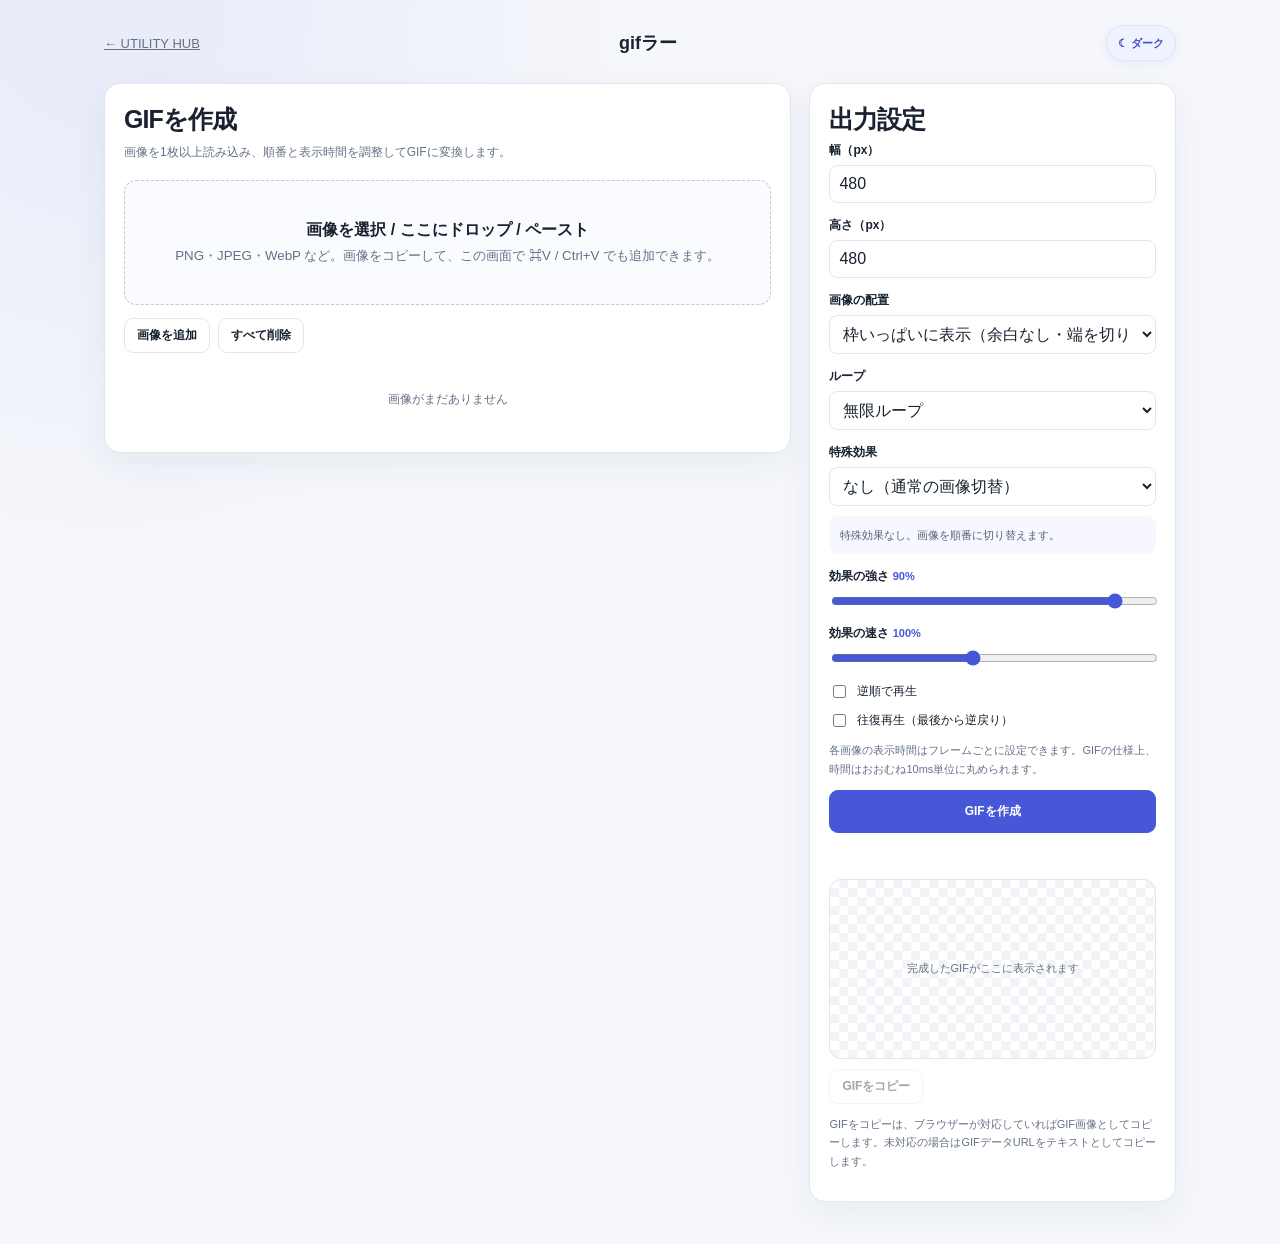
<file: gif-maker.html>
<!doctype html>
<html lang="ja">
<head>
<meta charset="utf-8">
<meta name="viewport" content="width=device-width,initial-scale=1">
<meta name="theme-color" content="#f5f7fb">
<title>gifラー | UTILITY HUB</title>
<style>
:root{color-scheme:light;--ink:#182230;--muted:#657187;--line:#e1e7f0;--panel:#fff;--canvas:#f5f7fb;--accent:#4658d8;--soft:#eef0ff;--shadow:0 12px 34px rgba(28,43,77,.06)}
*{box-sizing:border-box}body{margin:0;min-width:320px;background:radial-gradient(ellipse at 8% 0%,rgba(70,88,216,.08),transparent 34rem),var(--canvas);color:var(--ink);font-family:-apple-system,BlinkMacSystemFont,"Segoe UI","Noto Sans JP","Hiragino Kaku Gothic ProN",Meiryo,sans-serif}
button,input,select{font:inherit}button{cursor:pointer}.shell{width:min(1120px,100%);margin:auto;padding:25px 24px 42px}.topbar{display:flex;align-items:center;justify-content:space-between;margin-bottom:22px}.back{color:var(--muted);font-size:13px}.brand{font-weight:800;font-size:18px}.layout{display:grid;grid-template-columns:minmax(0,1.5fr) minmax(290px,.8fr);gap:18px;align-items:start}.panel{background:var(--panel);border:1px solid var(--line);border-radius:16px;padding:19px;box-shadow:var(--shadow)}h1{font-size:25px;margin:0 0 6px;letter-spacing:-.04em}.sub{margin:0 0 18px;color:var(--muted);font-size:12px;line-height:1.7}.drop{position:relative;display:grid;place-items:center;min-height:125px;border:1.5px dashed #bfc8dc;border-radius:12px;background:#fafbff;text-align:center;padding:18px;cursor:pointer}.drop.drag{border-color:var(--accent);background:var(--soft)}.drop strong{display:block;margin-bottom:5px}.drop small{color:var(--muted)}.drop input{position:absolute;width:1px;height:1px;opacity:0;overflow:hidden;pointer-events:none}.toolbar{display:flex;flex-wrap:wrap;gap:8px;margin:13px 0}.btn{border:1px solid var(--line);border-radius:9px;background:#fff;padding:8px 12px;font-size:12px;font-weight:700;color:var(--ink)}.btn.primary{background:var(--accent);border-color:var(--accent);color:#fff}.btn:disabled{opacity:.4;cursor:not-allowed}.frames{display:grid;gap:8px;margin-top:13px}.frame{display:grid;grid-template-columns:54px minmax(0,1fr) 90px auto;gap:10px;align-items:center;border:1px solid var(--line);border-radius:10px;padding:8px}.frame img{width:54px;height:48px;object-fit:contain;background:#f3f5f9;border-radius:6px}.fname{font-size:12px;overflow:hidden;text-overflow:ellipsis;white-space:nowrap}.frame label{font-size:10px;color:var(--muted)}.frame input{width:100%;margin-top:3px;padding:5px;border:1px solid var(--line);border-radius:6px;font-size:12px}.frame-actions{display:flex;gap:3px}.iconbtn{border:1px solid var(--line);background:#fff;border-radius:6px;padding:5px 7px;font-size:11px}.empty{padding:25px;text-align:center;color:var(--muted);font-size:12px}.field{display:grid;gap:6px;margin:0 0 14px}.field>label{font-size:12px;font-weight:750}.field input[type=number],.field select{width:100%;padding:9px;border:1px solid var(--line);border-radius:8px;background:#fff;color:var(--ink)}.field input[type=range]{width:100%;accent-color:var(--accent)}.field output{font-size:11px;color:var(--accent);font-variant-numeric:tabular-nums}.effect-info{margin:-4px 0 14px;padding:10px 11px;border-radius:9px;background:#f6f7ff;color:#59637a;font-size:11px;line-height:1.65}.check{display:flex;align-items:center;gap:8px;margin:10px 0;font-size:12px}.hint{font-size:11px;color:var(--muted);line-height:1.7}.preview{margin-top:16px;border:1px solid var(--line);border-radius:12px;min-height:180px;display:grid;place-items:center;padding:12px;background:repeating-conic-gradient(#f1f3f7 0% 25%,#fff 0% 50%) 50%/18px 18px}.preview.has-output{min-height:0;padding:0;overflow:hidden}.preview img{display:block;max-width:100%;max-height:480px;object-fit:contain}.status{min-height:20px;margin:10px 0;color:var(--muted);font-size:11px}.download{display:none;margin-top:10px}.download.show{display:inline-flex}.output-actions{display:flex;flex-wrap:wrap;gap:8px;margin-top:10px}.output-actions .btn{margin:0}.busy{opacity:.6;pointer-events:none}@media(max-width:800px){.layout{grid-template-columns:1fr}.shell{padding:18px 13px 32px}}@media(max-width:470px){.panel{padding:14px}.frame{grid-template-columns:44px minmax(0,1fr) 76px}.frame img{width:44px;height:42px}.frame-actions{grid-column:2/-1;justify-content:flex-end}.frame label{font-size:9px}}
</style>
  <link rel="stylesheet" href="theme.css?v=20261122-contrastfix3">
  <script src="theme.js"></script>
</head>
<body>
<main class="shell">
<header class="topbar"><a class="back" href="index.html">← UTILITY HUB</a><div class="brand">gifラー</div></header>
<div class="layout">
<section class="panel">
<h1>GIFを作成</h1><p class="sub">画像を1枚以上読み込み、順番と表示時間を調整してGIFに変換します。</p>
<label class="drop" id="drop"><span><strong>画像を選択 / ここにドロップ / ペースト</strong><small>PNG・JPEG・WebP など。画像をコピーして、この画面で ⌘V / Ctrl+V でも追加できます。</small></span><input id="files" type="file" accept="image/*" multiple></label>
<div class="toolbar"><button class="btn" id="add" type="button">画像を追加</button><button class="btn" id="clear" type="button">すべて削除</button></div>
<div id="frames" class="frames"><div class="empty">画像がまだありません</div></div>
</section>
<aside class="panel">
<h1>出力設定</h1>
<div class="field"><label for="width">幅（px）</label><input id="width" type="number" min="16" max="1600" value="480"></div>
<div class="field"><label for="height">高さ（px）</label><input id="height" type="number" min="16" max="1600" value="480"></div>
<div class="field"><label for="fit">画像の配置</label><select id="fit"><option value="cover" selected>枠いっぱいに表示（余白なし・端を切り取り）</option><option value="contain">全体を表示（余白あり）</option><option value="stretch">縦横比を無視して引き伸ばす</option></select></div>
<div class="field"><label for="repeat">ループ</label><select id="repeat"><option value="0">無限ループ</option><option value="1">1回</option><option value="2">2回</option><option value="3">3回</option><option value="5">5回</option></select></div>
<div class="field"><label for="effect">特殊効果</label><select id="effect">
<option value="none">なし（通常の画像切替）</option><option value="gaming">ゲーミング（強烈な色相循環・RGBネオン）</option><option value="sparkle">ピカピカ（強い星と光のきらめき）</option><option value="glitch">グリッチ（激しい画面の乱れ）</option><option value="pulse">脈動ズーム（強い拡大・発光）</option><option value="vhs">レトロTV（強い色ずれ・走査線・ノイズ）</option><option value="snow">雪・きらきら（大きく光る雪）</option><option value="confetti">紙吹雪（大量のカラフルな紙片）</option><option value="bubbles">しゃぼん玉（大きく光る泡）</option><option value="focus">集中線（漫画風の放射線）</option><option value="rotate">回転（画像全体が回転）</option><option value="crumple">ぐしゃぐしゃ（画像を細かく歪ませる）</option>
</select></div>
<p class="effect-info" id="effectInfo">特殊効果なし。選択した画像を順番に切り替えます。</p>
<div class="field"><label for="intensity">効果の強さ <output id="intensityOut">70%</output></label><input id="intensity" type="range" min="10" max="100" step="5" value="90"></div>
<div class="field"><label for="effectSpeed">効果の速さ <output id="effectSpeedOut">100%</output></label><input id="effectSpeed" type="range" min="25" max="200" step="5" value="100"></div>
<label class="check"><input id="reverse" type="checkbox">逆順で再生</label>
<label class="check"><input id="pingpong" type="checkbox">往復再生（最後から逆戻り）</label>
<p class="hint">各画像の表示時間はフレームごとに設定できます。GIFの仕様上、時間はおおむね10ms単位に丸められます。</p>
<button class="btn primary" id="make" type="button" style="width:100%;padding:12px">GIFを作成</button>
<div class="status" id="status" role="status"></div>
<div class="preview" id="preview"><span class="hint">完成したGIFがここに表示されます</span></div>
<div class="output-actions"><a class="btn primary download" id="download" download="animation.gif">GIFを保存</a><button class="btn" id="copy" type="button" disabled>GIFをコピー</button></div><p class="hint">GIFをコピーは、ブラウザーが対応していればGIF画像としてコピーします。未対応の場合はGIFデータURLをテキストとしてコピーします。</p>
</aside>
</div>
</main>
<script>
'use strict';
const $=id=>document.getElementById(id);
let frames=[], outputUrl=null, outputBlob=null, busy=false, gifModulePromise=null, heightManuallySet=false;

async function loadGifEncoder(){
 if(!gifModulePromise){
  gifModulePromise=import('https://cdn.jsdelivr.net/npm/gifenc@1.0.3/dist/gifenc.esm.js').then(mod=>{
   if(typeof mod.GIFEncoder!=='function'||typeof mod.quantize!=='function'||typeof mod.applyPalette!=='function'){
    throw new Error('GIF生成ライブラリのAPIを確認できませんでした。');
   }
   return mod;
  }).catch(err=>{gifModulePromise=null;throw err;});
 }
 return gifModulePromise;
}
const files=$('files'), list=$('frames'), drop=$('drop'), status=$('status');
function render(){
 list.replaceChildren();
 if(!frames.length){const e=document.createElement('div');e.className='empty';e.textContent='画像がまだありません';list.append(e);return;}
 frames.forEach((f,i)=>{
  const row=document.createElement('div');row.className='frame';
  const img=document.createElement('img');img.src=f.url;img.alt='';
  const name=document.createElement('div');name.className='fname';name.textContent=f.file.name;
  const time=document.createElement('label');time.textContent='表示時間 (ms)';
  const input=document.createElement('input');input.type='number';input.min='20';input.max='10000';input.step='10';input.value=f.delay;input.setAttribute('aria-label',f.file.name+'の表示時間');input.addEventListener('change',()=>{f.delay=Math.max(20,Math.min(10000,Number(input.value)||100));input.value=f.delay;invalidateOutput();});
  time.append(input);
  const actions=document.createElement('div');actions.className='frame-actions';
  [['↑',()=>move(i,-1),'先頭へ移動'],['↓',()=>move(i,1),'後ろへ移動'],['×',()=>remove(i),'削除']].forEach(([label,fn,title])=>{const b=document.createElement('button');b.type='button';b.className='iconbtn';b.textContent=label;b.title=title;b.disabled=(label==='↑'&&i===0)||(label==='↓'&&i===frames.length-1);b.addEventListener('click',fn);actions.append(b);});
  row.append(img,name,time,actions);list.append(row);
 });
}
function move(i,d){const j=i+d;if(j<0||j>=frames.length)return;[frames[i],frames[j]]=[frames[j],frames[i]];render();invalidateOutput();}
function remove(i){URL.revokeObjectURL(frames[i].url);frames.splice(i,1);render();invalidateOutput();}
function addFiles(fileList){
 const incoming=Array.from(fileList||[]).filter(file=>file.type.startsWith('image/')||/\.(png|jpe?g|gif|webp|bmp|svg|avif)$/i.test(file.name));
 if(!incoming.length){status.textContent='画像ファイルを選択してください。';files.value='';return;}
 const jobs=incoming.map(file=>new Promise(resolve=>{
  const url=URL.createObjectURL(file), image=new Image();
  image.onload=()=>resolve({file,url,width:image.naturalWidth,height:image.naturalHeight,delay:500});
  image.onerror=()=>{URL.revokeObjectURL(url);status.textContent=file.name+' を読み込めませんでした。';resolve(null);};
  image.src=url;
 }));
 Promise.all(jobs).then(loaded=>{
  const valid=loaded.filter(Boolean);
  if(valid.length&&frames.length===0&&!heightManuallySet){const first=valid[0],target=Math.round(Number($('width').value)*first.height/first.width);$('height').value=Math.max(16,Math.min(1600,target));}
  frames.push(...valid);render();if(valid.length)invalidateOutput();
  status.textContent=valid.length+'枚の画像を追加しました。'+(valid.length<incoming.length?' 一部の画像を読み込めませんでした。':'');
 });
 files.value='';
}
files.addEventListener('change',e=>addFiles(e.target.files));

window.addEventListener('paste',e=>{
 const data=e.clipboardData;
 if(!data)return;
 const pasted=[];
 if(data.items&&data.items.length){
  for(const item of Array.from(data.items)){
   if(item.kind!=='file'||!item.type.startsWith('image/'))continue;
   const file=item.getAsFile();
   if(file)pasted.push(file);
  }
 }
 if(!pasted.length&&data.files&&data.files.length){
  for(const file of Array.from(data.files)){
   if(file.type.startsWith('image/'))pasted.push(file);
  }
 }
 if(!pasted.length)return;
 e.preventDefault();
 const named=pasted.map((file,index)=>{
  if(file.name&&file.name!=='image.png'&&file.name!=='image.jpg')return file;
  const ext=(file.type.split('/')[1]||'png').replace('jpeg','jpg').replace('svg+xml','svg');
  return new File([file],'pasted-image-'+(Date.now())+'-'+(index+1)+'.'+ext,{type:file.type||'image/png'});
 });
 addFiles(named);
 status.textContent=named.length+'枚の貼り付け画像を読み込んでいます…';
});

$('height').addEventListener('input',()=>{heightManuallySet=true;});
$('add').addEventListener('click',()=>files.click());
function bindRange(id,out,suffix){const el=$(id),label=$(out),fn=()=>{label.textContent=el.value+suffix;invalidateOutput();};el.addEventListener('input',fn);label.textContent=el.value+suffix;}
bindRange('intensity','intensityOut','%');bindRange('effectSpeed','effectSpeedOut','%');
$('effect').addEventListener('change',()=>{updateEffectInfo();invalidateOutput();});
['width','height','fit','repeat','reverse','pingpong'].forEach(id=>$(id).addEventListener('change',invalidateOutput));
updateEffectInfo();
$('clear').addEventListener('click',()=>{frames.forEach(f=>URL.revokeObjectURL(f.url));frames=[];render();invalidateOutput();});
['dragenter','dragover'].forEach(ev=>drop.addEventListener(ev,e=>{e.preventDefault();drop.classList.add('drag');}));
['dragleave','drop'].forEach(ev=>drop.addEventListener(ev,e=>{e.preventDefault();drop.classList.remove('drag');}));
drop.addEventListener('drop',e=>addFiles(e.dataTransfer.files));
function fitImage(ctx,img,w,h,fit,scale=1,ox=0,oy=0,rotation=0){
 let dw=w,dh=h;
 if(fit!=='stretch'){const s=(fit==='cover'?Math.max(w/img.naturalWidth,h/img.naturalHeight):Math.min(w/img.naturalWidth,h/img.naturalHeight))*scale;dw=img.naturalWidth*s;dh=img.naturalHeight*s;}else{dw*=scale;dh*=scale;}
 ctx.save();ctx.translate(w/2+ox,h/2+oy);ctx.rotate(rotation);ctx.drawImage(img,-dw/2,-dh/2,dw,dh);ctx.restore();
}
function rand(i,s=0){const x=Math.sin(i*127.1+s*311.7)*43758.5453;return x-Math.floor(x);}
function scanlines(ctx,w,h,alpha,spacing){ctx.save();ctx.fillStyle='rgba(0,0,0,'+alpha+')';for(let y=0;y<h;y+=spacing)ctx.fillRect(0,y,w,1);ctx.restore();}
function sparkles(ctx,w,h,phase,power){
 for(let i=0,n=18+Math.round(power*24);i<n;i++){
  const x=rand(i,2)*w,y=rand(i,5)*h,tw=(Math.sin(phase*Math.PI*2*(1.2+rand(i,8)*1.8)+i*2.17)+1)/2,alpha=(.12+.88*tw)*power;
  if(alpha<.22)continue;const r=1.2+rand(i,12)*(2.5+power*2.5);
  ctx.save();ctx.globalAlpha=alpha;ctx.strokeStyle=i%4===0?'#9ffaff':'#fff8c9';ctx.fillStyle='#fff';ctx.shadowColor=ctx.strokeStyle;ctx.shadowBlur=5+r*3;ctx.lineWidth=Math.max(1,r*.45);
  ctx.beginPath();ctx.moveTo(x-r*2.4,y);ctx.lineTo(x+r*2.4,y);ctx.moveTo(x,y-r*2.4);ctx.lineTo(x,y+r*2.4);ctx.stroke();ctx.beginPath();ctx.arc(x,y,Math.max(.7,r*.42),0,Math.PI*2);ctx.fill();ctx.restore();
 }
}
function drawEffectFrame(img,w,h,fit,effect,phase,intensity){
 const canvas=document.createElement('canvas');canvas.width=w;canvas.height=h;
 const c=canvas.getContext('2d',{willReadFrequently:true}),p=Math.max(.1,Math.min(1,intensity/100));
 c.fillStyle=(effect==='gaming'||effect==='vhs'||effect==='glitch'||effect==='rotate'||effect==='crumple')?'#080b19':'#fff';c.fillRect(0,0,w,h);

 if(effect==='none')fitImage(c,img,w,h,fit);

 if(effect==='gaming'){
  // The hue itself now makes a full, vivid cycle; RGB neon remains as an additional layer.
  c.save();c.filter='hue-rotate('+Math.round(phase*360)+'deg) saturate('+(2.4+p*2.7)+') contrast(1.2) brightness(1.08)';fitImage(c,img,w,h,fit);c.restore();
  c.save();c.globalCompositeOperation='screen';c.globalAlpha=.3+.24*p;
  c.filter='hue-rotate(145deg) saturate(3.2)';fitImage(c,img,w,h,fit,1,-(4+p*9),0);
  c.globalAlpha=.3+.24*p;c.filter='hue-rotate(295deg) saturate(3.2)';fitImage(c,img,w,h,fit,1,4+p*9,0);
  c.restore();c.filter='none';c.globalAlpha=1;c.globalCompositeOperation='source-over';
  scanlines(c,w,h,.2+p*.2,2);
  const y=((phase*1.8)%1)*h,g=c.createLinearGradient(0,y-9,0,y+9);
  g.addColorStop(0,'rgba(0,255,255,0)');g.addColorStop(.5,'rgba(0,245,255,'+(.48*p)+')');g.addColorStop(1,'rgba(255,0,220,0)');
  c.fillStyle=g;c.fillRect(0,y-9,w,18);
  c.fillStyle='rgba(255,0,180,'+(.08*p)+')';c.fillRect(0,0,w,h);
 }

 if(effect==='sparkle'){
  fitImage(c,img,w,h,fit);
  for(let i=0,n=38+Math.round(p*78);i<n;i++){
   const x=rand(i,2)*w,y=rand(i,5)*h,tw=(Math.sin(phase*Math.PI*2*(1.2+rand(i,8)*2.4)+i*2.17)+1)/2;
   const alpha=(.38+.62*tw)*p;if(alpha<.2)continue;
   const r=2+rand(i,12)*(3.5+p*4.5);
   c.save();c.globalAlpha=alpha;c.strokeStyle=i%4===0?'#8ffaff':'#fff6b7';c.fillStyle='#fff';c.shadowColor=c.strokeStyle;c.shadowBlur=10+r*5;c.lineWidth=Math.max(1.5,r*.65);
   c.beginPath();c.moveTo(x-r*2.8,y);c.lineTo(x+r*2.8,y);c.moveTo(x,y-r*2.8);c.lineTo(x,y+r*2.8);c.stroke();
   c.beginPath();c.moveTo(x-r*1.7,y-r*1.7);c.lineTo(x+r*1.7,y+r*1.7);c.moveTo(x-r*1.7,y+r*1.7);c.lineTo(x+r*1.7,y-r*1.7);c.stroke();
   c.beginPath();c.arc(x,y,Math.max(1,r*.5),0,Math.PI*2);c.fill();c.restore();
  }
 }

 if(effect==='glitch'){
  const base=document.createElement('canvas');base.width=w;base.height=h;const bc=base.getContext('2d');
  bc.fillStyle='#080b19';bc.fillRect(0,0,w,h);fitImage(bc,img,w,h,fit);c.drawImage(base,0,0);
  c.save();c.globalCompositeOperation='screen';c.globalAlpha=.34*p;c.filter='hue-rotate(150deg) saturate(3)';
  fitImage(c,img,w,h,fit,1,-5-p*12,0);c.filter='hue-rotate(300deg) saturate(3)';
  fitImage(c,img,w,h,fit,1,5+p*12,0);c.restore();
  for(let i=0,n=7+Math.round(p*18);i<n;i++){
   const y=Math.floor(rand(i,Math.floor(phase*25)+4)*h),bh=Math.max(3,Math.floor(3+rand(i,9)*h*.055));
   const shift=Math.sin(phase*Math.PI*2*(1+i%4)+i)*p*(10+w*.075);
   c.drawImage(base,0,y,w,bh,shift,y,w,bh);
   c.fillStyle=i%2?'rgba(0,255,255,.62)':'rgba(255,0,140,.58)';c.fillRect(0,y,w,Math.max(2,bh*.28));
  }
  c.fillStyle='rgba(255,255,255,'+(.18*p)+')';c.fillRect(0,Math.floor(phase*h),w,2+Math.floor(p*5));
 }

 if(effect==='pulse'){
  const wave=(Math.sin(phase*Math.PI*2)+1)/2;
  c.save();c.shadowColor='rgba(70,110,255,'+(.5*p)+')';c.shadowBlur=24+p*48;
  fitImage(c,img,w,h,fit,1+wave*.3*p,0,0,Math.sin(phase*Math.PI*2)*.035*p);c.restore();
  c.strokeStyle='rgba(90,125,255,'+(.4+.5*wave*p)+')';c.lineWidth=2+p*6;c.shadowColor='#718cff';c.shadowBlur=12+p*24;
  c.strokeRect(c.lineWidth/2,c.lineWidth/2,w-c.lineWidth,h-c.lineWidth);c.shadowBlur=0;
 }

 if(effect==='vhs'){
  c.filter='saturate(1.35) contrast(1.25)';fitImage(c,img,w,h,fit);c.filter='none';
  c.save();c.globalCompositeOperation='screen';c.globalAlpha=.28*p;c.filter='hue-rotate(170deg) saturate(3)';
  fitImage(c,img,w,h,fit,1,-4-p*10,0);c.filter='hue-rotate(300deg) saturate(3)';
  fitImage(c,img,w,h,fit,1,4+p*10,0);c.restore();
  scanlines(c,w,h,.32,2);
  const y=((phase*2.1)%1)*h;c.fillStyle='rgba(190,220,255,'+(.35*p)+')';c.fillRect(0,y,w,3+p*7);
  c.fillStyle='rgba(255,255,255,'+(.22*p)+')';for(let i=0,n=Math.round(75*p);i<n;i++)c.fillRect(rand(i,Math.floor(phase*70)+7)*w,rand(i,11)*h,1+p*3,1+p*2);
 }

 if(effect==='snow'){
  fitImage(c,img,w,h,fit);
  for(let i=0,n=55+Math.round(p*125);i<n;i++){
   const depth=.35+rand(i,14)*.9,x=rand(i,1)*w+Math.sin(phase*Math.PI*2*(.7+depth)+i)*w*.035*depth;
   const y=((rand(i,4)+phase*(.35+depth*.65))%1.12)*h-h*.06,r=1.5+depth*(2+p*3.2);
   c.save();c.globalAlpha=(.42+depth*.55)*p;c.fillStyle='#fff';c.shadowColor='#d9f7ff';c.shadowBlur=5+r*4;
   c.beginPath();c.arc(x,y,r,0,Math.PI*2);c.fill();c.restore();
  }
 }

 if(effect==='confetti'){
  fitImage(c,img,w,h,fit);
  for(let i=0,n=42+Math.round(p*112);i<n;i++){
   const depth=.45+rand(i,7)*.9,x=rand(i,2)*w+Math.sin(phase*Math.PI*2+i)*w*.035;
   const y=((rand(i,3)+phase*(.55+depth*.55))%1.18)*h-h*.08;
   const rw=3+rand(i,8)*(5+p*8),rh=4+rand(i,9)*(7+p*12),angle=phase*Math.PI*2*(1+rand(i,10)*2)+i*1.7;
   c.save();c.translate(x,y);c.rotate(angle);c.globalAlpha=(.72+depth*.28)*p;
   c.fillStyle='hsl('+Math.round(rand(i,12)*360)+' 100% 58%)';c.shadowColor=c.fillStyle;c.shadowBlur=5*p;
   c.fillRect(-rw/2,-rh/2,rw,rh);c.restore();
  }
 }

 if(effect==='bubbles'){
  fitImage(c,img,w,h,fit);
  for(let i=0,n=22+Math.round(p*54);i<n;i++){
   const x=rand(i,17)*w+Math.sin(phase*Math.PI*2+i)*w*.018;
   const y=h-((rand(i,18)+phase*(.32+rand(i,19)*.45))%1.18)*h,r=4+rand(i,20)*(7+p*15);
   c.save();c.globalAlpha=(.38+rand(i,21)*.48)*p;c.lineWidth=1.5+p*1.7;c.strokeStyle='#c8fbff';
   c.fillStyle='rgba(180,240,255,.2)';c.shadowColor='#a9f5ff';c.shadowBlur=7+p*9;
   c.beginPath();c.arc(x,y,r,0,Math.PI*2);c.fill();c.stroke();
   c.globalAlpha*=.95;c.fillStyle='#fff';c.beginPath();c.ellipse(x-r*.3,y-r*.35,Math.max(1,r*.2),Math.max(.8,r*.34),-.5,0,Math.PI*2);c.fill();c.restore();
  }
 }

 if(effect==='focus'){
  fitImage(c,img,w,h,fit);
  const count=34+Math.round(p*54),cx=w/2,cy=h/2,outer=Math.hypot(w,h)*.78;
  c.save();c.lineCap='round';
  for(let i=0;i<count;i++){
   const a=(i/count)*Math.PI*2+phase*.16+rand(i,2)*.035;
   const inner=Math.min(w,h)*(.12+rand(i,3)*.2),end=outer*(.92+rand(i,4)*.12);
   const sx=cx+Math.cos(a)*inner,sy=cy+Math.sin(a)*inner,ex=cx+Math.cos(a)*end,ey=cy+Math.sin(a)*end;
   const thick=(1.2+rand(i,5)*2.8)*(1+p*2.5);
   c.globalAlpha=(.48+rand(i,6)*.42)*p;c.strokeStyle=i%3===0?'#fff':'#070914';c.lineWidth=thick;
   c.beginPath();c.moveTo(sx,sy);c.lineTo(ex,ey);c.stroke();
  }
  c.restore();
 }

 if(effect==='rotate'){
  const angle=phase*Math.PI*2;
  fitImage(c,img,w,h,fit,1.16+p*.28,0,0,angle);
  c.save();c.strokeStyle='rgba(120,210,255,'+(.22+.35*p)+')';c.lineWidth=2+p*3;c.shadowColor='#46cfff';c.shadowBlur=10+p*20;
  c.strokeRect(c.lineWidth/2,c.lineWidth/2,w-c.lineWidth,h-c.lineWidth);c.restore();
 }

 if(effect==='crumple'){
  const base=document.createElement('canvas');base.width=w;base.height=h;const bc=base.getContext('2d');
  bc.fillStyle='#080b19';bc.fillRect(0,0,w,h);fitImage(bc,img,w,h,fit);
  c.fillStyle='#080b19';c.fillRect(0,0,w,h);
  const cols=7+Math.round(p*5),rows=6+Math.round(p*5),cw=w/cols,ch=h/rows,amp=(5+p*27);
  for(let y=0;y<rows;y++)for(let x=0;x<cols;x++){
   const i=y*cols+x,sx=x*cw,sy=y*ch,sw=Math.min(cw+1,w-sx),sh=Math.min(ch+1,h-sy);
   const dx=(rand(i,31)-.5)*amp+Math.sin(phase*Math.PI*2*2+i)*amp*.42;
   const dy=(rand(i,32)-.5)*amp+Math.cos(phase*Math.PI*2*2+i*1.3)*amp*.42;
   const angle=(rand(i,33)-.5)*(.3+p*.95),scale=.92+rand(i,34)*(.12+p*.12),mx=sx+sw/2+dx,my=sy+sh/2+dy;
   c.save();c.translate(mx,my);c.rotate(angle);c.scale(scale,scale);c.globalAlpha=.82+rand(i,35)*.18;
   c.drawImage(base,sx,sy,sw,sh,-sw/2,-sh/2,sw,sh);c.restore();
   c.save();c.strokeStyle='rgba(255,255,255,'+(.12+.22*p)+')';c.lineWidth=.5+p*1.1;
   c.beginPath();c.moveTo(sx+dx,sy+dy);c.lineTo(sx+dx+sw,sy+dy+sh*.08);c.stroke();c.restore();
  }
  c.save();c.globalAlpha=.16*p;c.strokeStyle='#fff';c.lineWidth=1+p*2;
  for(let i=0;i<12;i++){const x=rand(i,44)*w,y=rand(i,45)*h;c.beginPath();c.moveTo(x,y);c.lineTo(x+(rand(i,46)-.5)*w*.35,y+(rand(i,47)-.5)*h*.35);c.stroke();}
  c.restore();
 }
 return c.getImageData(0,0,w,h);
}
function loadFrameImage(url){return new Promise((resolve,reject)=>{const im=new Image();im.onload=()=>resolve(im);im.onerror=()=>reject(new Error('画像を読み込めませんでした。'));im.src=url;});}
function updateEffectInfo(){
 const text={
  none:'特殊効果なし。画像を順番に切り替えます。',
  gaming:'色相が全周を強く循環し、鮮やかな彩度・RGBネオン・走査線を重ねます。',
  sparkle:'大きく明るい星形の光が大量に点滅します。',
  glitch:'大きな横ズレ、強い色分離、太いノイズ帯で画面を激しく乱します。',
  pulse:'画像が大きく脈動し、強い青い発光と縁取りが加わります。',
  vhs:'強い色ずれ、濃い走査線、目立つノイズで古いビデオ画面を再現します。',
  snow:'大きく明るい雪が大量に舞い、強く光ります。',
  confetti:'大きな色鮮やかな紙片が大量に回転しながら画面を横切ります。',
  bubbles:'大きく明るい泡が大量に浮かび、輪郭と反射が光ります。',
  focus:'画面中央から外側へ、太い白黒の集中線が広がります。',
  rotate:'画像全体が連続して一回転します。',
  crumple:'画像を細かい破片に分け、回転・ズレ・折れ目を加えてぐしゃぐしゃにします。'
 };
 $('effectInfo').textContent=text[$('effect').value]||text.none;
}
function invalidateOutput(){
 outputBlob=null;if(outputUrl){URL.revokeObjectURL(outputUrl);outputUrl=null;}
 $('download').classList.remove('show');$('copy').disabled=true;$('preview').classList.remove('has-output');$('preview').innerHTML='<span class="hint">設定が変更されました。GIFを再作成してください。</span>';
}
$('make').addEventListener('click',async()=>{
 if(busy)return;if(!frames.length){status.textContent='先に画像を1枚以上追加してください。';return;}
 const w=Math.round(Number($('width').value)),h=Math.round(Number($('height').value));
 if(!Number.isFinite(w)||!Number.isFinite(h)||w<16||h<16||w>1600||h>1600){status.textContent='幅と高さは16〜1600pxで指定してください。';return;}
 busy=true;$('make').disabled=true;document.body.classList.add('busy');status.textContent='GIF生成ライブラリを読み込んでいます…';$('download').classList.remove('show');$('copy').disabled=true;
 try{
  const {GIFEncoder,quantize,applyPalette}=await loadGifEncoder();
  status.textContent='GIFを生成しています…';
  const sequence=frames.slice();if($('reverse').checked)sequence.reverse();if($('pingpong').checked&&sequence.length>1)sequence.push(...sequence.slice(0,-1).reverse());
  const effect=$('effect').value,intensity=Number($('intensity').value),speed=Number($('effectSpeed').value)/100;
  const enc=GIFEncoder(),fit=$('fit').value,repeat=Number($('repeat').value),loaded=await Promise.all(sequence.map(f=>loadFrameImage(f.url)));
  const frameBudget=Math.max(1,Math.min(120,Math.floor(60000000/(w*h))));
  if(sequence.length>frameBudget)throw new Error('画像枚数に対して出力サイズが大きすぎます。幅・高さを小さくするか、画像枚数を減らしてください。');
  const maxSteps=Math.min(8,Math.max(1,Math.floor(frameBudget/sequence.length)));
  const totalSteps=sequence.reduce((n,f)=>n+(effect==='none'?1:Math.min(maxSteps,Math.max(1,Math.floor(f.delay/40)))),0);let done=0;
  for(let i=0;i<sequence.length;i++){
   const frame=sequence[i],steps=effect==='none'?1:Math.min(maxSteps,Math.max(1,Math.floor(frame.delay/40)));
   const frameDelay=effect==='none'?frame.delay:frame.delay/steps/speed;
   const delay=Math.max(20,Math.round(frameDelay/10)*10);
   for(let step=0;step<steps;step++){
    done++;status.textContent='効果フレームを生成中… '+done+' / '+totalSteps;if(done%3===0)await new Promise(resolve=>requestAnimationFrame(resolve));
    const phase=step/steps,image=drawEffectFrame(loaded[i],w,h,fit,effect,phase,intensity),palette=quantize(image.data,256),indexed=applyPalette(image.data,palette);
    enc.writeFrame(indexed,w,h,{palette,delay,repeat:done===1?repeat:undefined});
   }
  }
  enc.finish();const blob=new Blob([enc.bytes()],{type:'image/gif'});outputBlob=blob;
  if(outputUrl)URL.revokeObjectURL(outputUrl);outputUrl=URL.createObjectURL(blob);
  const img=document.createElement('img');img.src=outputUrl;img.alt='作成したGIF';$('preview').replaceChildren(img);$('preview').classList.add('has-output');
  $('download').href=outputUrl;$('download').classList.add('show');$('download').textContent='GIFを保存（'+(blob.size/1024).toFixed(1)+' KB）';$('copy').disabled=false;status.textContent='完成しました。 '+w+' × '+h+' px / '+totalSteps+' フレーム';
 }catch(err){console.error(err);status.textContent='作成に失敗しました：'+(err&&err.message?err.message:'画像形式やメモリ容量を確認してください。');}
 finally{busy=false;$('make').disabled=false;document.body.classList.remove('busy');}
});
function blobToDataURL(blob){
 return new Promise((resolve,reject)=>{const reader=new FileReader();reader.onload=()=>resolve(reader.result);reader.onerror=()=>reject(reader.error);reader.readAsDataURL(blob);});
}
$('copy').addEventListener('click',async()=>{
 if(!outputBlob)return;
 const button=$('copy');button.disabled=true;
 try{
  if(navigator.clipboard&&window.ClipboardItem&&typeof ClipboardItem.supports==='function'&&ClipboardItem.supports('image/gif')){
   await navigator.clipboard.write([new ClipboardItem({'image/gif':outputBlob})]);
   status.textContent='GIF画像をクリップボードにコピーしました。';
  }else if(navigator.clipboard&&navigator.clipboard.writeText){
   await navigator.clipboard.writeText(await blobToDataURL(outputBlob));
   status.textContent='このブラウザーはGIF画像の直接コピーに未対応のため、GIFデータURLをテキストとしてコピーしました。';
  }else{
   throw new Error('この環境ではクリップボードへの書き込みが利用できません。GIFを保存してください。');
  }
 }catch(err){
  status.textContent='コピーできませんでした。ブラウザーのクリップボード権限を確認するか、GIFを保存してください。 ('+err.message+')';
 }finally{button.disabled=false;}
});
window.addEventListener('beforeunload',()=>{frames.forEach(f=>URL.revokeObjectURL(f.url));if(outputUrl)URL.revokeObjectURL(outputUrl);});
</script>
</body></html>
</file>
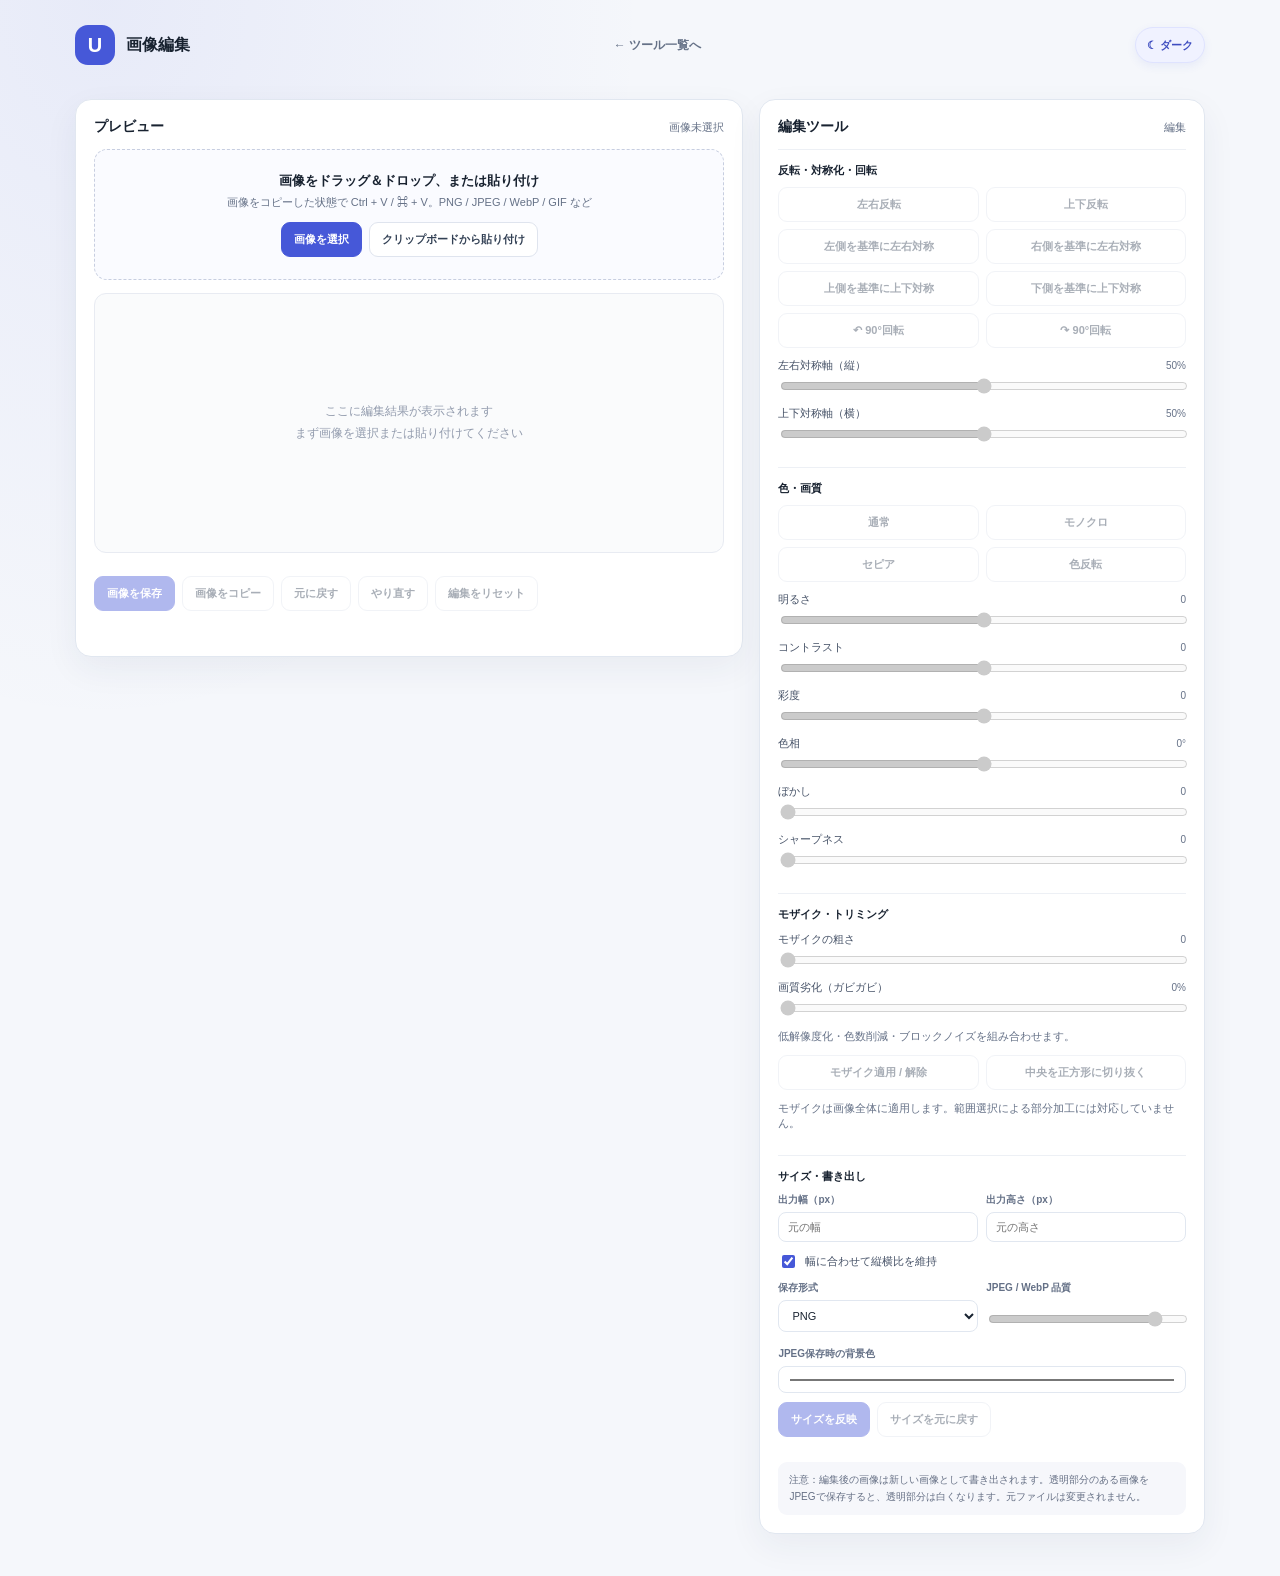
<file: image-editor.html>
<!doctype html>
<html lang="ja">
<head>
<meta charset="utf-8">
<meta name="viewport" content="width=device-width, initial-scale=1">
<meta name="theme-color" content="#f5f7fb">
<title>画像編集 | UTILITY HUB</title>
<style>
:root{color-scheme:light;--ink:#182230;--muted:#657187;--line:#e1e7f0;--panel:#fff;--canvas:#f5f7fb;--accent:#4658d8;--soft:#eef0ff;--shadow:0 12px 34px rgba(28,43,77,.06)}
*{box-sizing:border-box}body{margin:0;min-width:320px;background:radial-gradient(ellipse at 8% 0%,rgba(70,88,216,.08),transparent 34rem),var(--canvas);color:var(--ink);font-family:-apple-system,BlinkMacSystemFont,"Segoe UI","Noto Sans JP","Hiragino Kaku Gothic ProN",Meiryo,sans-serif}
a{color:inherit;text-decoration:none}.shell{width:min(1180px,100%);margin:auto;padding:25px 25px 42px}.topbar{display:flex;align-items:center;justify-content:space-between;gap:14px;margin-bottom:34px}.brand{display:flex;align-items:center;gap:11px}.mark{display:grid;place-items:center;width:40px;height:40px;border-radius:13px;background:var(--accent);color:#fff;font-weight:900;font-size:20px}.eyebrow{font-size:10px;letter-spacing:.15em;color:var(--muted);font-weight:800;margin:0 0 3px}.brand-name{font-size:16px;font-weight:850;margin:0}.back{font-size:12px;color:var(--muted);font-weight:700}.back:hover{color:var(--accent)}
.hero{margin:0 0 22px}.kicker{display:inline-flex;background:var(--soft);color:#3e4dc0;border:1px solid #dfe3ff;border-radius:99px;padding:5px 10px;font-size:10px;font-weight:800}h1{font-size:clamp(29px,5vw,42px);letter-spacing:-.05em;margin:12px 0 6px}.hero p{color:var(--muted);font-size:13px;line-height:1.8;margin:0}
.layout{display:grid;grid-template-columns:minmax(0,1.2fr) minmax(310px,.8fr);gap:16px;align-items:start}.panel{background:var(--panel);border:1px solid var(--line);border-radius:16px;box-shadow:var(--shadow);padding:18px;min-width:0}.panel-head{display:flex;align-items:center;justify-content:space-between;gap:10px;margin-bottom:13px}.panel h2{font-size:14px;margin:0}.sub{color:var(--muted);font-size:11px}
.drop{border:1.5px dashed #c7cee0;border-radius:13px;padding:22px;text-align:center;background:#fafbff;transition:.15s}.drop.drag{background:#eef0ff;border-color:var(--accent)}.drop strong{display:block;font-size:13px;margin-bottom:5px}.drop p{font-size:11px;color:var(--muted);margin:0 0 12px}.file-input{display:none}
.btn{appearance:none;border:1px solid #dfe4ee;border-radius:9px;background:#fff;color:#334155;padding:9px 12px;font-size:11px;font-weight:750;cursor:pointer;transition:.12s}.btn:hover{border-color:#b7c1ec;background:#f7f8ff}.btn.primary{background:var(--accent);border-color:var(--accent);color:#fff}.btn.primary:hover{background:#3848c4}.btn:disabled{opacity:.42;cursor:not-allowed}.btn.danger{color:#b42332}.btn.small{padding:7px 9px}.actions{display:flex;gap:7px;flex-wrap:wrap}.preview-wrap{margin-top:13px;min-height:260px;border:1px solid #e8ebf2;border-radius:12px;background:repeating-conic-gradient(#f4f5f8 0% 25%,#fff 0% 50%) 50%/18px 18px;display:grid;place-items:center;overflow:hidden;padding:12px}.preview-wrap.empty{background:#fafbfc}.preview-wrap canvas{max-width:100%;max-height:65vh;object-fit:contain;box-shadow:0 3px 14px rgba(20,30,50,.13)}.empty-message{text-align:center;color:#929bad;font-size:12px;line-height:1.8}.meta{display:flex;gap:12px;flex-wrap:wrap;margin-top:10px;color:var(--muted);font-size:10px}
.group{padding:13px 0;border-top:1px solid #edf0f5}.group:first-of-type{border-top:0;padding-top:0}.group-title{font-size:11px;font-weight:850;margin-bottom:9px;display:flex;justify-content:space-between;gap:8px}.control-grid{display:grid;grid-template-columns:repeat(2,minmax(0,1fr));gap:7px}.control-grid .btn{width:100%;min-height:35px}.slider-row{display:grid;grid-template-columns:1fr 46px;align-items:center;gap:10px;margin:10px 0}.slider-row label{font-size:11px;color:#465267}.slider-row input{grid-column:1/-1;width:100%;accent-color:var(--accent);margin-top:-5px}.slider-row output{text-align:right;font-size:10px;color:var(--muted);font-variant-numeric:tabular-nums}.field{display:flex;flex-direction:column;gap:5px;min-width:0}.field label{font-size:10px;color:var(--muted);font-weight:700}.field input,.field select{width:100%;border:1px solid var(--line);border-radius:8px;padding:8px 9px;color:var(--ink);background:#fff;font-size:11px}.field-row{display:grid;grid-template-columns:1fr 1fr;gap:8px;margin:9px 0}.checkline{display:flex;align-items:center;gap:7px;color:#465267;font-size:11px;margin:10px 0}.checkline input{accent-color:var(--accent)}.notice{margin-top:12px;padding:10px 11px;border-radius:9px;background:#f6f7fb;color:#667085;font-size:10px;line-height:1.65}.status{min-height:18px;color:var(--muted);font-size:10px;margin-top:9px}.footer{margin-top:27px;padding-top:14px;border-top:1px solid var(--line);display:flex;justify-content:space-between;color:#8a94a6;font-size:10px}
@media(max-width:850px){.layout{grid-template-columns:1fr}.preview-wrap canvas{max-height:55vh}}@media(max-width:520px){.shell{padding:18px 13px 30px}.panel{padding:14px}.topbar{margin-bottom:25px}.field-row{grid-template-columns:1fr 1fr}.footer{flex-direction:column;gap:5px}}
</style>
  <link rel="stylesheet" href="theme.css?v=20261122-contrastfix3">
  <script src="theme.js"></script>
</head>
<body>
<main class="shell">
<header class="topbar"><a class="brand" href="index.html"><span class="mark">U</span><span><p class="brand-name">画像編集</p></span></a><a class="back" href="index.html">← ツール一覧へ</a></header>

<div class="layout">
<section class="panel">
<div class="panel-head"><h2>プレビュー</h2><span class="sub" id="preview-label">画像未選択</span></div>
<div class="drop" id="drop-area"><strong>画像をドラッグ＆ドロップ、または貼り付け</strong><p>画像をコピーした状態で Ctrl + V / ⌘ + V。PNG / JPEG / WebP / GIF など</p><div class="actions" style="justify-content:center"><button class="btn primary" id="choose-btn" type="button">画像を選択</button><button class="btn" id="paste-clipboard" type="button">クリップボードから貼り付け</button></div><input class="file-input" id="image-file" type="file" accept="image/*"></div>
<div class="preview-wrap empty" id="preview-wrap"><div class="empty-message" id="empty-preview">ここに編集結果が表示されます<br>まず画像を選択または貼り付けてください</div><canvas id="preview" hidden></canvas></div>
<div class="meta" id="image-meta"></div>
<div class="actions" style="margin-top:13px"><button class="btn primary" id="download-btn" disabled>画像を保存</button><button class="btn" id="copy-btn" disabled>画像をコピー</button><button class="btn" id="undo-btn" disabled>元に戻す</button><button class="btn" id="redo-btn" disabled>やり直す</button><button class="btn" id="reset-btn" disabled>編集をリセット</button></div>
<div class="status" id="status" role="status" aria-live="polite"></div>
</section>
<aside class="panel">
<div class="panel-head"><h2>編集ツール</h2><span class="sub">編集</span></div>
<div class="group">
<div class="group-title">反転・対称化・回転</div>
<div class="control-grid">
<button class="btn" data-op="flip-h" disabled>左右反転</button><button class="btn" data-op="flip-v" disabled>上下反転</button>
<button class="btn" data-op="sym-left" disabled>左側を基準に左右対称</button><button class="btn" data-op="sym-right" disabled>右側を基準に左右対称</button>
<button class="btn" data-op="sym-top" disabled>上側を基準に上下対称</button><button class="btn" data-op="sym-bottom" disabled>下側を基準に上下対称</button>
<button class="btn" data-op="rotate-left" disabled>↶ 90°回転</button><button class="btn" data-op="rotate-right" disabled>↷ 90°回転</button>
</div>
<div class="slider-row"><label for="symmetry-x">左右対称軸（縦）</label><output id="symmetry-x-out">50%</output><input id="symmetry-x" type="range" min="5" max="95" value="50" disabled></div>
<div class="slider-row"><label for="symmetry-y">上下対称軸（横）</label><output id="symmetry-y-out">50%</output><input id="symmetry-y" type="range" min="5" max="95" value="50" disabled></div>
</div>
<div class="group">
<div class="group-title">色・画質</div>
<div class="control-grid">
<button class="btn" data-effect="none" disabled>通常</button><button class="btn" data-effect="gray" disabled>モノクロ</button>
<button class="btn" data-effect="sepia" disabled>セピア</button><button class="btn" data-effect="invert" disabled>色反転</button>
</div>
<div class="slider-row"><label for="brightness">明るさ</label><output id="brightness-out">0</output><input id="brightness" type="range" min="-100" max="100" value="0" disabled></div>
<div class="slider-row"><label for="contrast">コントラスト</label><output id="contrast-out">0</output><input id="contrast" type="range" min="-100" max="100" value="0" disabled></div>
<div class="slider-row"><label for="saturation">彩度</label><output id="saturation-out">0</output><input id="saturation" type="range" min="-100" max="100" value="0" disabled></div>
<div class="slider-row"><label for="hue">色相</label><output id="hue-out">0°</output><input id="hue" type="range" min="-180" max="180" value="0" disabled></div>
<div class="slider-row"><label for="blur">ぼかし</label><output id="blur-out">0</output><input id="blur" type="range" min="0" max="12" value="0" step="0.5" disabled></div>
<div class="slider-row"><label for="sharpness">シャープネス</label><output id="sharpness-out">0</output><input id="sharpness" type="range" min="0" max="100" value="0" disabled></div>
</div>
<div class="group">
<div class="group-title">モザイク・トリミング</div>
<div class="slider-row"><label for="mosaic">モザイクの粗さ</label><output id="mosaic-out">0</output><input id="mosaic" type="range" min="0" max="80" value="0" disabled></div>
<div class="slider-row"><label for="degrade">画質劣化（ガビガビ）</label><output id="degrade-out">0%</output><input id="degrade" type="range" min="0" max="100" value="0" disabled></div>
<p class="sub">低解像度化・色数削減・ブロックノイズを組み合わせます。</p>
<div class="control-grid"><button class="btn" id="mosaic-btn" disabled>モザイク適用 / 解除</button><button class="btn" id="square-btn" disabled>中央を正方形に切り抜く</button></div>
<p class="sub">モザイクは画像全体に適用します。範囲選択による部分加工には対応していません。</p>
</div>
<div class="group">
<div class="group-title">サイズ・書き出し</div>
<div class="field-row"><div class="field"><label for="resize-width">出力幅（px）</label><input id="resize-width" type="number" min="1" max="12000" placeholder="元の幅"></div><div class="field"><label for="resize-height">出力高さ（px）</label><input id="resize-height" type="number" min="1" max="12000" placeholder="元の高さ"></div></div>
<label class="checkline"><input type="checkbox" id="keep-ratio" checked> 幅に合わせて縦横比を維持</label>
<div class="field-row"><div class="field"><label for="format">保存形式</label><select id="format"><option value="image/png">PNG</option><option value="image/jpeg">JPEG</option><option value="image/webp">WebP</option></select></div><div class="field"><label for="quality">JPEG / WebP 品質</label><input id="quality" type="range" min="10" max="100" value="92"></div></div>
<div class="field" style="margin:9px 0"><label for="jpeg-bg">JPEG保存時の背景色</label><input id="jpeg-bg" type="color" value="#ffffff"></div>
<div class="actions"><button class="btn primary" id="apply-size" disabled>サイズを反映</button><button class="btn" id="clear-size" disabled>サイズを元に戻す</button></div>
</div>
<div class="notice">注意：編集後の画像は新しい画像として書き出されます。透明部分のある画像をJPEGで保存すると、透明部分は白くなります。元ファイルは変更されません。</div>
</aside>
</div>

</main>
<script>
(function(){
"use strict";
var $=function(id){return document.getElementById(id);};
var source=null,sourceUrl=null,sourceName="image",rotation=0,flipH=false,flipV=false,effect="none",symmetry="none",mosaicOn=false,squareCrop=false,resizeTo=null;
var canvas=$("preview"),ctx=canvas.getContext("2d",{willReadFrequently:true}),busy=false,history=[],historyIndex=-1;
var controls=Array.prototype.slice.call(document.querySelectorAll("button[data-op],button[data-effect]"));
function say(message){$("status").textContent=message;}
function updateSliderLabels(){
 ["brightness","contrast","blur","sharpness","mosaic"].forEach(function(id){$(id+"-out").textContent=$(id).value;});
 $("saturation-out").textContent=$("saturation").value;
 $("hue-out").textContent=$("hue").value+"°";
 $("degrade-out").textContent=$("degrade").value+"%";
}
function captureState(){
 var state={rotation:rotation,flipH:flipH,flipV:flipV,effect:effect,symmetry:symmetry,mosaicOn:mosaicOn,squareCrop:squareCrop,resizeTo:resizeTo?{width:resizeTo.width,height:resizeTo.height}:null,values:{}};
 ["brightness","contrast","saturation","hue","blur","sharpness","mosaic","degrade","symmetry-x","symmetry-y","resize-width","resize-height","keep-ratio"].forEach(function(id){state.values[id]=$(id).value;});
 return state;
}
function sameState(a,b){return JSON.stringify(a)===JSON.stringify(b);}
function updateHistoryButtons(){
 $("undo-btn").disabled=!source||historyIndex<=0;
 $("redo-btn").disabled=!source||historyIndex<0||historyIndex>=history.length-1;
}
function recordHistory(){
 if(!source)return;
 var state=captureState();
 if(historyIndex>=0&&sameState(history[historyIndex],state))return;
 history=history.slice(0,historyIndex+1);
 history.push(state);historyIndex=history.length-1;
 if(history.length>50){history.shift();historyIndex--;}
 updateHistoryButtons();
}
function resetHistory(){history=[captureState()];historyIndex=0;updateHistoryButtons();}
function restoreHistory(state){
 rotation=state.rotation;flipH=state.flipH;flipV=state.flipV;effect=state.effect;symmetry=state.symmetry;mosaicOn=state.mosaicOn;squareCrop=state.squareCrop;resizeTo=state.resizeTo?{width:state.resizeTo.width,height:state.resizeTo.height}:null;
 Object.keys(state.values).forEach(function(id){$(id).value=state.values[id];});
 updateSliderLabels();$("symmetry-x-out").textContent=$("symmetry-x").value+"%";$("symmetry-y-out").textContent=$("symmetry-y").value+"%";render();updateHistoryButtons();
}
function undo(){recordHistory();if(historyIndex>0){historyIndex--;restoreHistory(history[historyIndex]);say("1つ前の編集に戻しました。");}}
function redo(){recordHistory();if(historyIndex<history.length-1){historyIndex++;restoreHistory(history[historyIndex]);say("編集をやり直しました。");}}
function setEnabled(enabled){$("download-btn").disabled=!enabled;$("copy-btn").disabled=!enabled;$("reset-btn").disabled=!enabled;document.querySelectorAll("[data-op],[data-effect],#brightness,#contrast,#saturation,#hue,#blur,#sharpness,#mosaic,#degrade,#symmetry-x,#symmetry-y,#mosaic-btn,#square-btn,#apply-size,#clear-size").forEach(function(el){el.disabled=!enabled;});}
function safeName(name){return (name||"image").replace(/\.[^.]+$/,"").replace(/[\\/:*?"<>|]/g,"_").slice(0,80)||"image";}
function loadFile(file){
 if(!file||!file.type||file.type.indexOf("image/")!==0){say("画像ファイルを選択してください。");return;}
 if(sourceUrl)URL.revokeObjectURL(sourceUrl);
 sourceUrl=URL.createObjectURL(file);sourceName=file.name;var img=new Image();
 img.onload=function(){if(img.naturalWidth*img.naturalHeight>60000000){say("画像が大きすぎます。6000万画素以下の画像を選択してください。");URL.revokeObjectURL(sourceUrl);sourceUrl=null;$("drop-area").style.display="";return;}source=img;rotation=0;flipH=false;flipV=false;effect="none";symmetry="none";mosaicOn=false;squareCrop=false;resizeTo=null;
 ["brightness","contrast","saturation","hue","blur","sharpness","mosaic","degrade"].forEach(function(id){$(id).value=0;});updateSliderLabels();["symmetry-x","symmetry-y"].forEach(function(id){$(id).value=50;$(id+"-out").textContent="50%";});
 $("resize-width").value="";$("resize-height").value="";$("preview-label").textContent=file.name;
 setEnabled(true);resetHistory();$("preview-wrap").classList.remove("empty");$("preview").hidden=false;$("empty-preview").hidden=true;
 $("image-meta").textContent=img.naturalWidth+" × "+img.naturalHeight+" px ・ "+(file.size/1024).toFixed(1)+" KB ・ "+file.type;
 say("画像を読み込みました。編集を選択してください。");render();
 };
 img.onerror=function(){say("画像を読み込めませんでした。別の形式を試してください。");};
 img.src=sourceUrl;$("image-file").value="";
}
function clamp(v){return Math.max(0,Math.min(255,v));}
function transformBase(){
 var w=source.naturalWidth,h=source.naturalHeight,rot=((rotation%360)+360)%360;
 canvas.width=(rot===90||rot===270)?h:w;canvas.height=(rot===90||rot===270)?w:h;
 ctx.save();ctx.translate(canvas.width/2,canvas.height/2);ctx.rotate(rot*Math.PI/180);ctx.scale(flipH?-1:1,flipV?-1:1);ctx.drawImage(source,-w/2,-h/2,w,h);ctx.restore();
}
function rgbToHsl(r,g,b){
 r/=255;g/=255;b/=255;var max=Math.max(r,g,b),min=Math.min(r,g,b),h=0,s=0,l=(max+min)/2,d=max-min;
 if(d!==0){s=d/(1-Math.abs(2*l-1));switch(max){case r:h=((g-b)/d)%6;break;case g:h=(b-r)/d+2;break;default:h=(r-g)/d+4;}h/=6;if(h<0)h+=1;}
 return [h,s,l];
}
function hslToRgb(h,s,l){
 var r,g,b;
 if(s===0){r=g=b=l;}
 else{
  var q=l<0.5?l*(1+s):l+s-l*s,p=2*l-q;
  function hue(p1,q1,t){if(t<0)t+=1;if(t>1)t-=1;if(t<1/6)return p1+(q1-p1)*6*t;if(t<1/2)return q1;if(t<2/3)return p1+(q1-p1)*(2/3-t)*6;return p1;}
  r=hue(p,q,h+1/3);g=hue(p,q,h);b=hue(p,q,h-1/3);
 }
 return [r*255,g*255,b*255];
}
function applyColor(){
 var brightness=Number($("brightness").value),contrast=Number($("contrast").value),saturation=Number($("saturation").value),hue=Number($("hue").value);
 if(effect==="none"&&brightness===0&&contrast===0&&saturation===0&&hue===0)return;
 var image=ctx.getImageData(0,0,canvas.width,canvas.height),d=image.data,f=(259*(contrast+255))/(255*(259-contrast)),hueShift=hue/360,satFactor=1+saturation/100;
 for(var i=0;i<d.length;i+=4){
  var r=clamp(f*(d[i]-128)+128+brightness),g=clamp(f*(d[i+1]-128)+128+brightness),bl=clamp(f*(d[i+2]-128)+128+brightness);
  if(saturation!==0||hue!==0){
   var hsl=rgbToHsl(r,g,bl),rgb=hslToRgb((hsl[0]+hueShift+1)%1,Math.max(0,Math.min(1,hsl[1]*satFactor)),hsl[2]);r=rgb[0];g=rgb[1];bl=rgb[2];
  }
  if(effect==="gray"){var y=.299*r+.587*g+.114*bl;r=g=bl=y;}
  else if(effect==="sepia"){var nr=.393*r+.769*g+.189*bl,ng=.349*r+.686*g+.168*bl,nb=.272*r+.534*g+.131*bl;r=clamp(nr);g=clamp(ng);bl=clamp(nb);}
  else if(effect==="invert"){r=255-r;g=255-g;bl=255-bl;}
  d[i]=r;d[i+1]=g;d[i+2]=bl;
 }
 ctx.putImageData(image,0,0);
}
function applySymmetry(){
 if(symmetry==="none")return;
 var w=canvas.width,h=canvas.height,image=ctx.getImageData(0,0,w,h),d=image.data,copy=new Uint8ClampedArray(d);
 var axisX=(Number($("symmetry-x").value)/100)*(w-1);
 var axisY=(Number($("symmetry-y").value)/100)*(h-1);
 function clampIndex(value,max){return Math.max(0,Math.min(max,Math.round(value)));}
 function copyPixel(dx,dy,sx,sy){var di=(dy*w+dx)*4,si=(sy*w+sx)*4;d[di]=copy[si];d[di+1]=copy[si+1];d[di+2]=copy[si+2];d[di+3]=copy[si+3];}
 for(var y=0;y<h;y++)for(var x=0;x<w;x++){
  if(symmetry==="left"&&x>axisX)copyPixel(x,y,clampIndex(2*axisX-x,w-1),y);
  else if(symmetry==="right"&&x<axisX)copyPixel(x,y,clampIndex(2*axisX-x,w-1),y);
  else if(symmetry==="top"&&y>axisY)copyPixel(x,y,x,clampIndex(2*axisY-y,h-1));
  else if(symmetry==="bottom"&&y<axisY)copyPixel(x,y,x,clampIndex(2*axisY-y,h-1));
 }
 ctx.putImageData(image,0,0);
}
function applyMosaic(){
 if(!mosaicOn)return;var block=Math.max(2,Number($("mosaic").value)||12),w=canvas.width,h=canvas.height,small=document.createElement("canvas");
 small.width=Math.max(1,Math.ceil(w/block));small.height=Math.max(1,Math.ceil(h/block));var sctx=small.getContext("2d");
 sctx.drawImage(canvas,0,0,small.width,small.height);ctx.clearRect(0,0,w,h);ctx.imageSmoothingEnabled=false;ctx.drawImage(small,0,0,w,h);ctx.imageSmoothingEnabled=true;
}
function applyDegrade(){
 var strength=Number($("degrade").value);if(!strength)return;
 var w=canvas.width,h=canvas.height,scale=1/(1+strength*0.12),small=document.createElement("canvas");
 small.width=Math.max(8,Math.round(w*scale));small.height=Math.max(8,Math.round(h*scale));
 var sctx=small.getContext("2d");sctx.imageSmoothingEnabled=true;sctx.drawImage(canvas,0,0,small.width,small.height);
 ctx.clearRect(0,0,w,h);ctx.imageSmoothingEnabled=false;ctx.drawImage(small,0,0,w,h);ctx.imageSmoothingEnabled=true;
 var image=ctx.getImageData(0,0,w,h),d=image.data,levels=Math.max(8,Math.round(256-strength*2.35)),step=255/(levels-1),noiseAmount=strength*0.12;
 for(var p=0;p<d.length;p+=4){
  var pixel=p>>2,x=pixel%w,y=Math.floor(pixel/w),bx=x>>3,by=y>>3,hash=(bx*374761393+by*668265263)>>>0;hash=((hash^(hash>>>13))*1274126177)>>>0;
  var noise=((hash&255)/255-.5)*noiseAmount;
  d[p]=clamp(Math.round((d[p]+noise)/step)*step);
  d[p+1]=clamp(Math.round((d[p+1]+noise)/step)*step);
  d[p+2]=clamp(Math.round((d[p+2]-noise)/step)*step);
 }
 ctx.putImageData(image,0,0);
}
function applyBlur(){
 var amount=Number($("blur").value);if(!amount)return;var snap=document.createElement("canvas");snap.width=canvas.width;snap.height=canvas.height;snap.getContext("2d").drawImage(canvas,0,0);
 ctx.clearRect(0,0,canvas.width,canvas.height);ctx.save();ctx.filter="blur("+amount+"px)";ctx.drawImage(snap,0,0);ctx.restore();
}
function applySharpen(){
 var amount=Number($("sharpness").value);if(!amount)return;
 var w=canvas.width,h=canvas.height,image=ctx.getImageData(0,0,w,h),d=image.data,src=new Uint8ClampedArray(d),k=amount/100*0.45;
 for(var y=0;y<h;y++)for(var x=0;x<w;x++){
  var i=(y*w+x)*4,left=(y*w+Math.max(0,x-1))*4,right=(y*w+Math.min(w-1,x+1))*4,up=(Math.max(0,y-1)*w+x)*4,down=(Math.min(h-1,y+1)*w+x)*4;
  for(var c=0;c<3;c++)d[i+c]=clamp(src[i+c]*(1+4*k)-k*(src[left+c]+src[right+c]+src[up+c]+src[down+c]));
 }
 ctx.putImageData(image,0,0);
}
function applyCropAndResize(){
 var w=canvas.width,h=canvas.height,x=0,y=0;if(squareCrop){var side=Math.min(w,h);x=Math.floor((w-side)/2);y=Math.floor((h-side)/2);w=side;h=side;}
 var targetW=resizeTo?resizeTo.width:w,targetH=resizeTo?resizeTo.height:h;
 var tmp=document.createElement("canvas");tmp.width=Math.max(1,targetW);tmp.height=Math.max(1,targetH);tmp.getContext("2d").drawImage(canvas,x,y,w,h,0,0,tmp.width,tmp.height);canvas.width=tmp.width;canvas.height=tmp.height;ctx=canvas.getContext("2d",{willReadFrequently:true});ctx.drawImage(tmp,0,0);
}
function render(){
 if(!source||busy)return;busy=true;
 try{transformBase();applyColor();applySymmetry();applyMosaic();applyDegrade();applyBlur();applySharpen();applyCropAndResize();
 $("preview-label").textContent=canvas.width+" × "+canvas.height+" px";}catch(e){say("処理中にエラーが発生しました: "+e.message);}finally{busy=false;}
}
function reset(){recordHistory();rotation=0;flipH=false;flipV=false;effect="none";symmetry="none";mosaicOn=false;squareCrop=false;resizeTo=null;
 ["brightness","contrast","saturation","hue","blur","sharpness","mosaic","degrade"].forEach(function(id){$(id).value=0;});updateSliderLabels();["symmetry-x","symmetry-y"].forEach(function(id){$(id).value=50;$(id+"-out").textContent="50%";});$("resize-width").value="";$("resize-height").value="";render();recordHistory();say("編集をリセットしました。");}
$("choose-btn").addEventListener("click",function(){$("image-file").click();});
$("image-file").addEventListener("change",function(e){loadFile(e.target.files[0]);});
var drop=$("drop-area");drop.addEventListener("dragover",function(e){e.preventDefault();drop.classList.add("drag");});drop.addEventListener("dragleave",function(){drop.classList.remove("drag");});drop.addEventListener("drop",function(e){e.preventDefault();drop.classList.remove("drag");loadFile(e.dataTransfer.files[0]);});
function pastedImageFromEvent(event){
 var items=event.clipboardData&&event.clipboardData.items;if(!items)return false;
 for(var i=0;i<items.length;i++){var item=items[i];if(item.kind==="file"&&item.type&&item.type.indexOf("image/")===0){var file=item.getAsFile();if(file){event.preventDefault();var ext=(item.type.split("/")[1]||"png").replace("jpeg","jpg");try{file=new File([file],"pasted-image."+ext,{type:item.type});}catch(e){}loadFile(file);say("クリップボードから画像を読み込みました。");return true;}}}
 return false;
}
document.addEventListener("paste",function(event){pastedImageFromEvent(event);});
$("paste-clipboard").addEventListener("click",async function(){
 try{
  if(!navigator.clipboard||!navigator.clipboard.read)throw new Error("read unavailable");
  var items=await navigator.clipboard.read();
  for(var i=0;i<items.length;i++){var type=items[i].types.find(function(t){return t.indexOf("image/")===0;});if(type){var blob=await items[i].getType(type),ext=type.split("/")[1]||"png";loadFile(new File([blob],"pasted-image."+ext,{type:type}));say("クリップボードから画像を読み込みました。");return;}}
  say("クリップボードに画像が見つかりません。画像をコピーして Ctrl + V / ⌘ + V を試してください。");
 }catch(e){say("クリップボードを読み取れませんでした。画像をコピーしてから Ctrl + V / ⌘ + V で貼り付けてください。");}
});
document.querySelectorAll("[data-op]").forEach(function(btn){btn.addEventListener("click",function(){
 recordHistory();var op=btn.dataset.op;if(op==="flip-h")flipH=!flipH;else if(op==="flip-v")flipV=!flipV;else if(op==="rotate-left")rotation=(rotation+270)%360;else if(op==="rotate-right")rotation=(rotation+90)%360;else if(op==="sym-left"||op==="sym-right"||op==="sym-top"||op==="sym-bottom")symmetry=op.replace("sym-","");render();recordHistory();say("編集を反映しました。");
});});
document.querySelectorAll("[data-effect]").forEach(function(btn){btn.addEventListener("click",function(){recordHistory();effect=btn.dataset.effect;render();recordHistory();say("色調を変更しました。");});});
["brightness","contrast","saturation","hue","blur","sharpness","mosaic","degrade"].forEach(function(id){$(id).addEventListener("input",function(){updateSliderLabels();render();});$(id).addEventListener("change",recordHistory);});["symmetry-x","symmetry-y"].forEach(function(id){$(id).addEventListener("input",function(){$(id+"-out").textContent=$(id).value+"%";render();});$(id).addEventListener("change",recordHistory);});
$("mosaic-btn").addEventListener("click",function(){recordHistory();mosaicOn=!mosaicOn;render();recordHistory();say(mosaicOn?"モザイクを適用しました。":"モザイクを解除しました。");});
$("square-btn").addEventListener("click",function(){recordHistory();squareCrop=!squareCrop;render();recordHistory();say(squareCrop?"中央を正方形に切り抜きました。":"正方形トリミングを解除しました。");});
$("apply-size").addEventListener("click",function(){
 var w=Number($("resize-width").value),h=Number($("resize-height").value);if(!w&&!h){say("幅または高さを入力してください。");return;}
 var baseW=canvas.width,baseH=canvas.height;if($("keep-ratio").checked){if(w&&h){h=Math.round(baseH*w/baseW);}else if(w){h=Math.round(baseH*w/baseW);}else{w=Math.round(baseW*h/baseH);}}
 else{w=w||baseW;h=h||baseH;}
 if(!Number.isInteger(w)||!Number.isInteger(h)||w<1||h<1||w>12000||h>12000||w*h>60000000){say("サイズは1〜12000 px、総画素数6000万以下にしてください。");return;}
 recordHistory();resizeTo={width:w,height:h};$("resize-width").value=w;$("resize-height").value=h;render();recordHistory();say("出力サイズを設定しました。");
});
$("clear-size").addEventListener("click",function(){recordHistory();resizeTo=null;$("resize-width").value="";$("resize-height").value="";render();recordHistory();say("元のサイズに戻しました。");});
function updateExportOptions(){$("quality").disabled=$("format").value==="image/png";$("jpeg-bg").disabled=$("format").value!=="image/jpeg";}
$("format").addEventListener("change",updateExportOptions);updateExportOptions();
function makeBlob(){return new Promise(function(resolve){var type=$("format").value,q=Number($("quality").value)/100,output=canvas;if(type==="image/jpeg"){output=document.createElement("canvas");output.width=canvas.width;output.height=canvas.height;var outCtx=output.getContext("2d");outCtx.fillStyle=$("jpeg-bg").value||"#ffffff";outCtx.fillRect(0,0,output.width,output.height);outCtx.drawImage(canvas,0,0);}output.toBlob(function(blob){resolve(blob);},type,q);});}
$("download-btn").addEventListener("click",async function(){var blob=await makeBlob();if(!blob){say("画像を書き出せませんでした。");return;}var ext=blob.type==="image/jpeg"?"jpg":blob.type==="image/webp"?"webp":"png",a=document.createElement("a"),url=URL.createObjectURL(blob);a.href=url;a.download=safeName(sourceName)+"-edited."+ext;document.body.appendChild(a);a.click();a.remove();setTimeout(function(){URL.revokeObjectURL(url);},1000);say("画像を保存しました。");});
$("copy-btn").addEventListener("click",async function(){try{if(!navigator.clipboard||!window.ClipboardItem)throw new Error("このブラウザでは画像コピーに対応していません");var blob=await new Promise(function(resolve){canvas.toBlob(resolve,"image/png");});await navigator.clipboard.write([new ClipboardItem({"image/png":blob})]);say("PNG画像をクリップボードへコピーしました。");}catch(e){say("コピーできませんでした。HTTPS環境で試すか、画像を保存してください。");}});
$("reset-btn").addEventListener("click",reset);
$("undo-btn").addEventListener("click",undo);$("redo-btn").addEventListener("click",redo);
})();
</script>
</body>
</html>
</file>
<file: theme.css>
/* Shared UTILITY HUB theme. Pages opt in by loading this file. */
html[data-theme="dark"] {
  color-scheme: dark;
  --ink: #e8edf7;
  --muted: #a6b2c5;
  --line: #344257;
  --panel: #182335;
  --canvas: #0d1420;
  --accent: #a4b0ff;
  --accent-soft: #273158;
  --soft: #273158;
  --shadow: 0 14px 38px rgba(0, 0, 0, 0.28);
}

html[data-theme="dark"] body {
  color: var(--ink) !important;
  background-color: var(--canvas) !important;
}

html[data-theme="dark"] :is(
  .panel, .featured, .coming-card, .guide, .history-item, .result-box,
  .convert-result, .wave-wrap, .drop, .saved-note, .saved-section,
  .character-count-panel, .library-section, .library-sidebar,
  .library-note-row, .preview-wrap, .preview-box, .stage, .canvas-wrap,
  .pdf-controls, .pdf-placeholder, .file-card, .file-item, .frame-card,
  .frame-item, .tool-card, .card, .workspace-card
) {
  color: var(--ink);
  background-color: var(--panel) !important;
  border-color: var(--line) !important;
  box-shadow: var(--shadow);
}

html[data-theme="dark"] :is(.drop, .drop-area, .dropzone) {
  background: #121d2d !important;
  border-color: #52627e !important;
  color: var(--ink) !important;
}

html[data-theme="dark"] :is(.drop.drag, .drop.is-dragging, .dropzone.drag) {
  background: #202d4b !important;
  border-color: var(--accent) !important;
}

html[data-theme="dark"] :is(
  .panel-heading, .panel-head, .panel-header, .group, .tabs,
  .pdf-control-head, .library-section-header, .library-main-header,
  .saved-note-expanded, footer, .footer, .footer-meta
) {
  border-color: var(--line) !important;
}

html[data-theme="dark"] :is(
  h1, h2, h3, h4, .brand-name, .eyebrow, .top-note, .hero p,
  .intro, .section-caption, .panel-subtitle, .panel h2, .group-title,
  .field label, .field-row label, .expression-label, .input-hint,
  .sub, .back, .file-meta, .playtime, .history-expression,
  .history-result, .saved-description, .saved-note-title,
  .saved-note-excerpt, .saved-note-date, .library-description,
  .library-note-title, .library-note-excerpt, .library-sidebar-title,
  .character-count-label, .guide p, .guide code, .tool-label,
  .coming-card p, .status, #calc-status, #preview, #result,
  .pdf-status, .empty-state, .hint, .muted
) {
  color: var(--ink) !important;
}

html[data-theme="dark"] :is(
  .eyebrow, .top-note, .intro, .section-caption, .panel-subtitle,
  .input-hint, .sub, .back, .file-meta, .playtime,
  .history-expression, .saved-description, .saved-note-excerpt,
  .saved-note-date, .library-description, .library-note-excerpt,
  .library-sidebar-title, .character-count-hint, .coming-card p,
  .footer, footer, .muted, .hint, #calc-status
) {
  color: var(--muted) !important;
}

html[data-theme="dark"] :is(
  .kicker, .hero-kicker, .home-link, .version-pill, .chip,
  .example, .tool-icon, .memo-menu-count, .saved-count,
  .library-folder-button.is-active, .tab.active
) {
  color: var(--accent) !important;
  background-color: var(--accent-soft) !important;
  border-color: #414f83 !important;
}

html[data-theme="dark"] :is(
  .coming-icon, .angle-switch, .angle-switch button.active,
  .key.function, .swap-button, .history-actions button,
  .saved-tools-row, .library-folder-button
) {
  color: var(--ink) !important;
  background-color: #202d42 !important;
  border-color: var(--line) !important;
}

html[data-theme="dark"] :is(
  button, .btn, .small-button, .utility-button, .example,
  .tab, .history-actions button
):not(.primary-button):not(.primary):not(.pri):not(.key.equals) {
  color: var(--ink);
  background-color: #202d42;
  border-color: var(--line);
}

html[data-theme="dark"] :is(
  button, .btn, .small-button, .utility-button, .example,
  .tab, .history-actions button
):not(:disabled):not(.primary-button):not(.primary):not(.pri):not(.key.equals):hover {
  background-color: #2a3952;
  border-color: #536582;
}

html[data-theme="dark"] :is(
  .primary-button, .btn.primary, .btn.pri, .btn-primary,
  .key.equals, button.primary
) {
  color: #fff !important;
  background: #5366df !important;
  border-color: #6878ef !important;
}

html[data-theme="dark"] :is(
  input:not([type="range"]):not([type="checkbox"]):not([type="radio"]),
  select, textarea
) {
  color: var(--ink) !important;
  background-color: #111c2b !important;
  border-color: #3a4960 !important;
}

html[data-theme="dark"] :is(
  input:not([type="range"]):not([type="checkbox"]):not([type="radio"]),
  select, textarea
)::placeholder {
  color: #8794aa !important;
  opacity: 1;
}

html[data-theme="dark"] :is(input, select, textarea):focus {
  border-color: var(--accent) !important;
}

html[data-theme="dark"] :is(input[type="range"], input[type="checkbox"], input[type="radio"]) {
  accent-color: #8f9cff;
}

html[data-theme="dark"] :is(pre, code, .guide code, .saved-note-content pre) {
  color: #d9e4f8 !important;
  background-color: #111c2b !important;
  border-color: var(--line) !important;
}

html[data-theme="dark"] :is(.key.operator, .angle-switch button.active) {
  color: #c4ccff !important;
  background: #2c3965 !important;
}

html[data-theme="dark"] :is(.key.danger, .btn.danger, .error) {
  color: #ffaaa5 !important;
}

html[data-theme="dark"] :is(#result, .history-result, .convert-result) {
  color: #e0e6ff !important;
}

html[data-theme="dark"] :is(.saved-empty, .history-empty) {
  color: var(--muted) !important;
  border-color: #46546b !important;
  background: #142033 !important;
}

html[data-theme="dark"] .pdf-page {
  color: #1c2430 !important;
  background: #fff !important;
}

.theme-toggle {
  display: inline-flex;
  min-height: 36px;
  flex: 0 0 auto;
  align-items: center;
  justify-content: center;
  gap: 7px;
  margin-left: 10px;
  padding: 7px 11px;
  border: 1px solid #dfe3ff;
  border-radius: 999px;
  background: #f0f2ff;
  color: #3e4dc0;
  box-shadow: 0 3px 10px rgba(70, 88, 216, 0.08);
  font: inherit;
  font-size: 11px;
  font-weight: 750;
  white-space: nowrap;
  cursor: pointer;
  transition: background 120ms ease, border-color 120ms ease, transform 120ms ease;
}

.theme-toggle:hover {
  border-color: #aeb8f3;
  background: #e7eaff;
}

.theme-toggle:focus-visible {
  outline: 3px solid rgba(130, 146, 255, 0.35);
  outline-offset: 2px;
}

html[data-theme="dark"] .theme-toggle {
  color: #e3e8ff;
  background: #253252;
  border-color: #465786;
  box-shadow: 0 4px 14px rgba(0, 0, 0, 0.25);
}

html[data-theme="dark"] .theme-toggle:hover {
  background: #304064;
  border-color: #7182b8;
}

@media (max-width: 520px) {
  .theme-toggle {
    min-height: 33px;
    margin-left: 4px;
    padding: 6px 8px;
    font-size: 10px;
  }
}


/* CodeMirror paints its own editor surface, so theme it explicitly. */
html[data-theme="dark"] .source-editor {
  background: #111c2b !important;
  border-color: #3a4960 !important;
}

html[data-theme="dark"] .source-editor:focus-within {
  background: #111c2b !important;
  border-color: #8190ee !important;
}

html[data-theme="dark"] .source-editor .cm-editor {
  color: #e3eaf7 !important;
  background: #111c2b !important;
}

html[data-theme="dark"] .source-editor .cm-scroller {
  color: #e3eaf7 !important;
  background: #111c2b !important;
}

html[data-theme="dark"] .source-editor .cm-content {
  color: #e3eaf7 !important;
  caret-color: #aab5ff !important;
  background: transparent !important;
}

html[data-theme="dark"] .source-editor .cm-line {
  color: #e3eaf7 !important;
}

html[data-theme="dark"] .source-editor .cm-gutters {
  color: #8493aa !important;
  background: #172438 !important;
  border-right-color: #34445c !important;
}

html[data-theme="dark"] .source-editor .cm-gutterElement {
  color: #8493aa !important;
}

html[data-theme="dark"] .source-editor .cm-activeLine,
html[data-theme="dark"] .source-editor .cm-activeLineGutter {
  background: rgba(119, 139, 205, 0.13) !important;
}

html[data-theme="dark"] .source-editor .cm-cursor {
  border-left-color: #aab5ff !important;
}

html[data-theme="dark"] .source-editor .cm-selectionBackground,
html[data-theme="dark"] .source-editor .cm-content ::selection {
  background: rgba(120, 143, 255, 0.32) !important;
}

html[data-theme="dark"] #source,
html[data-theme="dark"] textarea#source,
html[data-theme="dark"] textarea#source:focus {
  color: #e3eaf7 !important;
  background: #111c2b !important;
  border-color: #3a4960 !important;
}

html[data-theme="dark"] .editor-hint {
  color: #a6b2c5 !important;
}


/* Keep the memo count as a small corner badge on the compact menu control. */
.memo-menu-button .memo-menu-count {
  position: absolute;
  top: -6px;
  right: -6px;
  min-width: 17px;
  height: 17px;
  padding: 0 4px;
  border: 1px solid #fff;
  border-radius: 999px;
  font-size: 9px;
  line-height: 1;
}

html[data-theme="dark"] .memo-menu-button .memo-menu-count {
  color: #eef0ff !important;
  background: #5366df !important;
  border-color: #182335 !important;
}


/* High-specificity fallback for CodeMirror and the LaTeX textarea. */
html[data-theme="dark"] body .editor-area #source-editor,
html[data-theme="dark"] body .editor-area #source-editor .cm-editor,
html[data-theme="dark"] body .editor-area #source-editor .cm-scroller,
html[data-theme="dark"] body .editor-area #source-editor .cm-content,
html[data-theme="dark"] body .editor-area #source-editor .cm-line {
  color: #e3eaf7 !important;
  background-color: #111c2b !important;
}

html[data-theme="dark"] body .editor-area #source-editor .cm-gutters,
html[data-theme="dark"] body .editor-area #source-editor .cm-gutterElement {
  color: #8493aa !important;
  background-color: #172438 !important;
}

html[data-theme="dark"] body .editor-area #source {
  color: #e3eaf7 !important;
  background-color: #111c2b !important;
  border-color: #3a4960 !important;
}


/* Contrast audit: replace leftover light surfaces in dark mode.
   background-color alone does not remove gradients or images from background shorthand. */
html[data-theme="dark"] body {
  background: var(--canvas) !important;
}

/* High-contrast result surfaces and cards across all tools. */
html[data-theme="dark"] :is(
  .result-box, .deviation-result, .convert-result, .guide,
  .notice, .effect-info, .pdf-control-block, .file-row,
  .empty, .empty-message, .history-item, .saved-empty
) {
  color: var(--ink) !important;
  background: #172337 !important;
  border-color: var(--line) !important;
}

/* The home screen's featured tool cards use a light gradient in their page CSS. */
html[data-theme="dark"] .featured {
  color: var(--ink) !important;
  background: #172337 !important;
  border-color: var(--line) !important;
}
html[data-theme="dark"] .featured p,
html[data-theme="dark"] .featured h2,
html[data-theme="dark"] .featured h3 {
  color: var(--ink) !important;
}
html[data-theme="dark"] .featured .open-label,
html[data-theme="dark"] .featured .tool-label {
  color: var(--accent) !important;
}

/* Calculator result values were explicitly colored for the light gradient. */
html[data-theme="dark"] :is(#result, #deviation-value, .history-result, .convert-result) {
  color: #e8edf7 !important;
}
html[data-theme="dark"] :is(#result, #deviation-value).error {
  color: #ffaaa5 !important;
}

/* Image/GIF transparency previews keep a checkerboard, but use dark squares. */
html[data-theme="dark"] :is(.preview-wrap, .preview) {
  color: var(--ink) !important;
  background: repeating-conic-gradient(#263349 0% 25%, #172337 0% 50%) 50% / 18px 18px !important;
  border-color: var(--line) !important;
}
html[data-theme="dark"] :is(.preview-wrap.empty, .preview-wrap.empty .empty-message) {
  color: var(--muted) !important;
}
html[data-theme="dark"] :is(.drop, .drop.drag, .drop.is-dragging, .dropzone) {
  color: var(--ink) !important;
  background: #172337 !important;
  border-color: #52627e !important;
}
html[data-theme="dark"] :is(.drop.drag, .drop.is-dragging, .dropzone.drag) {
  background: #202d4b !important;
  border-color: var(--accent) !important;
}

/* Labels and compact controls that used fixed dark-gray text in light mode. */
html[data-theme="dark"] :is(
  .slider-row label, .range-row label, .checkline, .wave-legend,
  .pdf-control-title, .page-counter, .pdf-page-label,
  .library-note-info, .library-note-folder, .deviation-meta,
  .deviation-formula, .empty-message, .empty, .effect-info,
  .notice, .pdf-meta, .status, .saved-feedback
) {
  color: var(--muted) !important;
}
html[data-theme="dark"] :is(
  .group, .pdf-control-block, .file-row, .library-note-row,
  .library-sidebar, .library-section, .saved-section
) {
  border-color: var(--line) !important;
}
html[data-theme="dark"] :is(.pdf-control-block, .file-row) {
  background: #172337 !important;
}
html[data-theme="dark"] .viewer-stage {
  background: #101a29 !important;
}
html[data-theme="dark"] .pdf-page-frame {
  background: #172337 !important;
  border-color: var(--line) !important;
}
html[data-theme="dark"] .pdf-page-label {
  color: var(--muted) !important;
}
html[data-theme="dark"] .progress {
  background: #2a3850 !important;
}
html[data-theme="dark"] .progress > span {
  background: var(--accent) !important;
}
html[data-theme="dark"] .frame img {
  background: #263349 !important;
}

/* Preserve a clear selected state for navigation and library filters. */
html[data-theme="dark"] .tab.active {
  color: #e5e9ff !important;
  background: #2c3965 !important;
  border-bottom-color: var(--accent) !important;
}
html[data-theme="dark"] .library-folder-button.is-active {
  color: #e5e9ff !important;
  background: #2c3965 !important;
  border-color: #5366a8 !important;
}
html[data-theme="dark"] :is(
  .saved-filter-button[aria-pressed="true"],
  .library-favorite-button[aria-pressed="true"]
) {
  color: #ffe6a3 !important;
  background: #3b3424 !important;
  border-color: #79663b !important;
}

/* Native form controls, including option menus, follow the selected scheme. */
html[data-theme="dark"] select,
html[data-theme="dark"] option {
  color-scheme: dark;
}



/* Ensure compact marks and memo body text remain legible in dark mode. */
html[data-theme="dark"] :is(.brand-mark, .mark) {
  color: #fff !important;
  background: #5366df !important;
}
html[data-theme="dark"] .panel-icon {
  color: #c7d1e6 !important;
  background: #26354b !important;
}
html[data-theme="dark"] .output-panel .panel-icon {
  color: #d7ddff !important;
  background: #2c3965 !important;
}
html[data-theme="dark"] :is(.saved-note-content, .saved-note-rendered) {
  color: var(--ink) !important;
}
html[data-theme="dark"] .saved-note-favorite {
  color: #d9c27d !important;
  background: #202d42 !important;
  border-color: var(--line) !important;
}
html[data-theme="dark"] .saved-note-favorite[aria-pressed="true"] {
  color: #ffe6a3 !important;
  background: #3b3424 !important;
  border-color: #79663b !important;
}
html[data-theme="dark"] .footer-meta strong {
  color: var(--muted) !important;
}
html[data-theme="dark"] :is(#preview .katex-error, .saved-note-rendered .katex-error) {
  color: #ffaaa5 !important;
}
</file>
